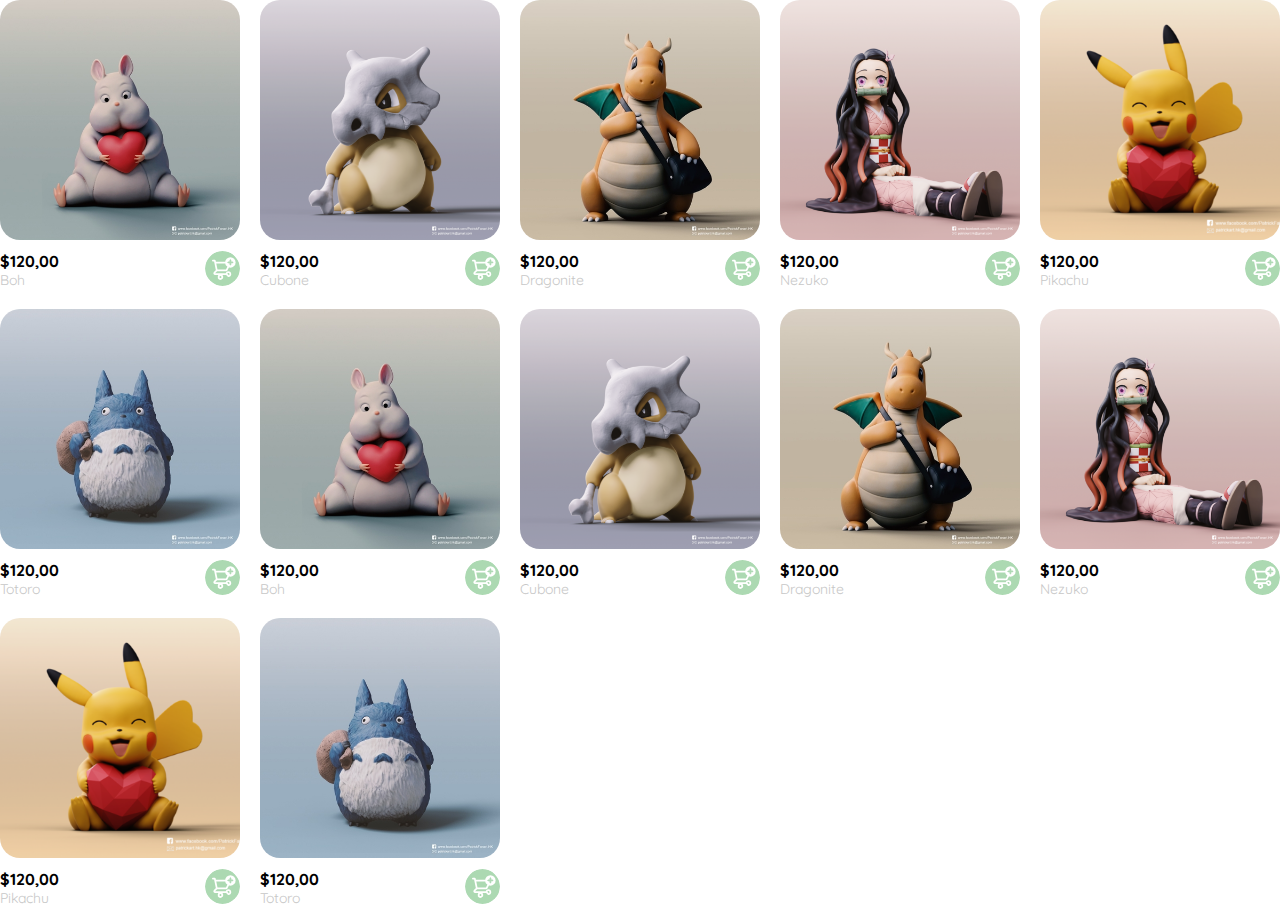
<file: index.html>
<!DOCTYPE html>
<html lang="en">
<head>
    <meta charset="UTF-8">
    <meta http-equiv="X-UA-Compatible" content="IE=edge">
    <meta name="viewport" content="width=device-width, initial-scale=1.0">
    <link rel="stylesheet" href="/assets/styles/styles.css">
    <link rel="stylesheet" href="/assets/styles/index.css">
    <link rel="preconnect" href="https://fonts.googleapis.com"><link rel="preconnect" href="https://fonts.gstatic.com" crossorigin><link href="https://fonts.googleapis.com/css2?family=Quicksand:wght@300;400;500;600;700&display=swap" rel="stylesheet">
    <link rel="shortcut icon" href="/assets/logos/favicon_bota_fora.svg" type="img">
    <title>Yard Sale</title>
</head>
<body>
    <section class="main-container">
        <div class="cards-container">
            <div class="product-card">
                <img src="/assets/images/boh.jpeg" alt="boh">
                <div class="product-info">
                    <div>
                        <p>$120,00</p>
                        <p>Boh</p>
                    </div>
                    <figure>
                        <img src="/assets/icons/bt_add_to_cart.svg" alt="">
                    </figure>
                </div>
            </div>
            <div class="product-card">
                <img src="/assets/images/cubone.png" alt="cubone">
                <div class="product-info">
                    <div>
                        <p>$120,00</p>
                        <p>Cubone</p>
                    </div>
                    <figure>
                        <img src="/assets/icons/bt_add_to_cart.svg" alt="">
                    </figure>
                </div>
            </div>
            <div class="product-card">
                <img src="/assets/images/dragonite.jpg" alt="dragonite">
                <div class="product-info">
                    <div>
                        <p>$120,00</p>
                        <p>Dragonite</p>
                    </div>
                    <figure>
                        <img src="/assets/icons/bt_add_to_cart.svg" alt="">
                    </figure>
                </div>
            </div>
            <div class="product-card">
                <img src="/assets/images/nezuko.png" alt="nezuko">
                <div class="product-info">
                    <div>
                        <p>$120,00</p>
                        <p>Nezuko</p>
                    </div>
                    <figure>
                        <img src="/assets/icons/bt_add_to_cart.svg" alt="">
                    </figure>
                </div>
            </div>
            <div class="product-card">
                <img src="/assets/images/pikachu.png" alt="pikachu">
                <div class="product-info">
                    <div>
                        <p>$120,00</p>
                        <p>Pikachu</p>
                    </div>
                    <figure>
                        <img src="/assets/icons/bt_add_to_cart.svg" alt="">
                    </figure>
                </div>
            </div>
            <div class="product-card">
                <img src="/assets/images/totoro.jpeg" alt="totoro">
                <div class="product-info">
                    <div>
                        <p>$120,00</p>
                        <p>Totoro</p>
                    </div>
                    <figure>
                        <img src="/assets/icons/bt_add_to_cart.svg" alt="">
                    </figure>
                </div>
            </div>
            <div class="product-card">
                <img src="/assets/images/boh.jpeg" alt="boh">
                <div class="product-info">
                    <div>
                        <p>$120,00</p>
                        <p>Boh</p>
                    </div>
                    <figure>
                        <img src="/assets/icons/bt_add_to_cart.svg" alt="">
                    </figure>
                </div>
            </div>
            <div class="product-card">
                <img src="/assets/images/cubone.png" alt="cubone">
                <div class="product-info">
                    <div>
                        <p>$120,00</p>
                        <p>Cubone</p>
                    </div>
                    <figure>
                        <img src="/assets/icons/bt_add_to_cart.svg" alt="">
                    </figure>
                </div>
            </div>
            <div class="product-card">
                <img src="/assets/images/dragonite.jpg" alt="dragonite">
                <div class="product-info">
                    <div>
                        <p>$120,00</p>
                        <p>Dragonite</p>
                    </div>
                    <figure>
                        <img src="/assets/icons/bt_add_to_cart.svg" alt="">
                    </figure>
                </div>
            </div>
            <div class="product-card">
                <img src="/assets/images/nezuko.png" alt="nezuko">
                <div class="product-info">
                    <div>
                        <p>$120,00</p>
                        <p>Nezuko</p>
                    </div>
                    <figure>
                        <img src="/assets/icons/bt_add_to_cart.svg" alt="">
                    </figure>
                </div>
            </div>
            <div class="product-card">
                <img src="/assets/images/pikachu.png" alt="pikachu">
                <div class="product-info">
                    <div>
                        <p>$120,00</p>
                        <p>Pikachu</p>
                    </div>
                    <figure>
                        <img src="/assets/icons/bt_add_to_cart.svg" alt="">
                    </figure>
                </div>
            </div>
            <div class="product-card">
                <img src="/assets/images/totoro.jpeg" alt="totoro">
                <div class="product-info">
                    <div>
                        <p>$120,00</p>
                        <p>Totoro</p>
                    </div>
                    <figure>
                        <img src="/assets/icons/bt_add_to_cart.svg" alt="">
                    </figure>
                </div>
            </div>
        </div>
    </section>
</body>
</html>
</file>
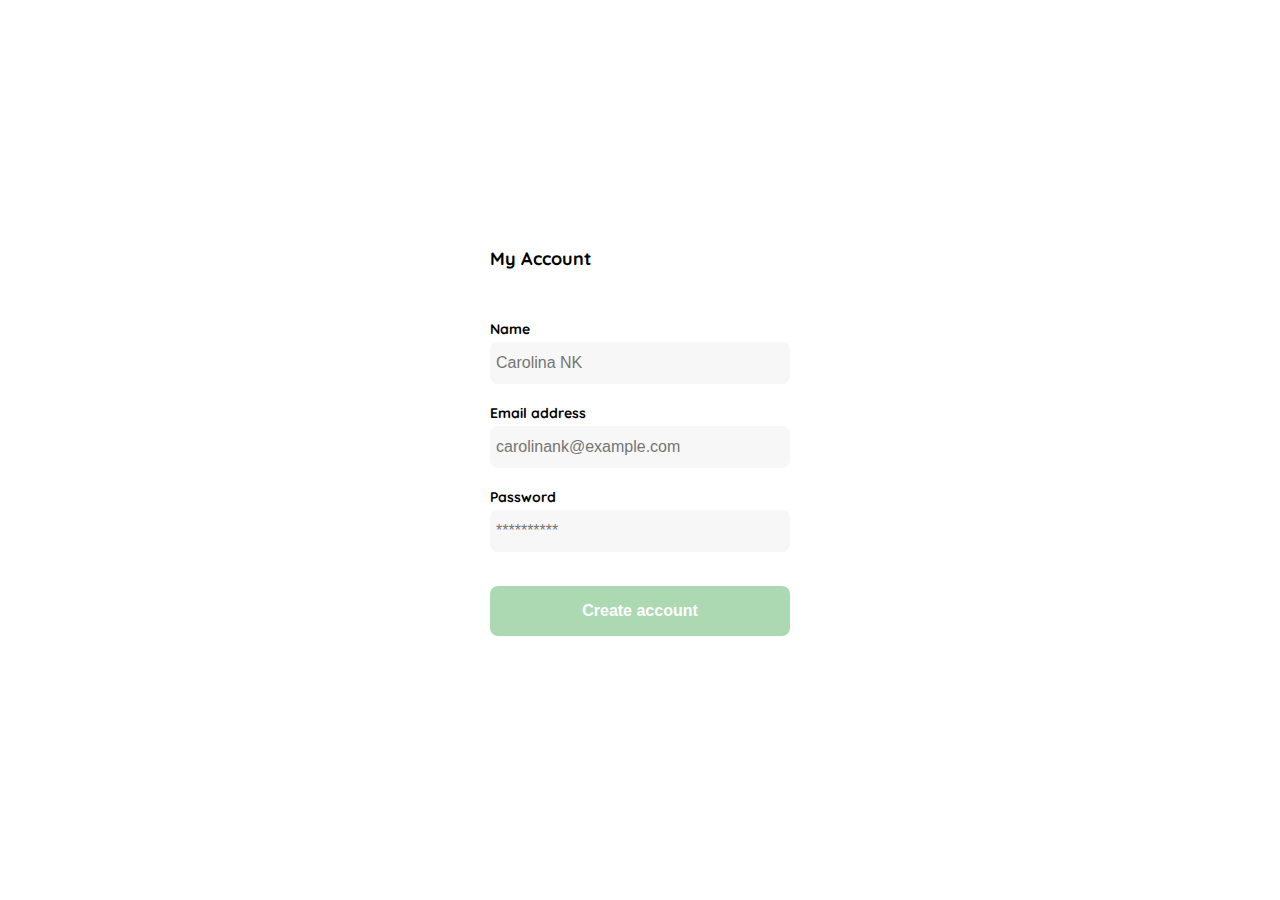
<file: create_account.html>
<!DOCTYPE html>
<html lang="en">
<head>
    <meta charset="UTF-8">
    <meta http-equiv="X-UA-Compatible" content="IE=edge">
    <meta name="viewport" content="width=device-width, initial-scale=1.0">
    <link rel="stylesheet" href="/assets/styles/styles.css">
    <link rel="stylesheet" href="/assets/styles/create_account.css">
    <link rel="preconnect" href="https://fonts.googleapis.com"><link rel="preconnect" href="https://fonts.gstatic.com" crossorigin><link href="https://fonts.googleapis.com/css2?family=Quicksand:wght@300;400;500;600;700&display=swap" rel="stylesheet">
    <link rel="shortcut icon" href="/assets/logos/favicon_bota_fora.svg" type="img">
    <title>Create Account</title>
</head>
<body>
    <div class="login">
        <div class="form-container">
            <h1 class="title">My Account</h1>
            <form action="" class="form">
                <div>
                    <label for="name" class="label">Name</label>
                    <input type="text" id="password" placeholder="Carolina NK" class="input input-name">
                    <label for="email" class="label">Email address</label>
                    <input type="text" id="email" placeholder="carolinank@example.com" class="input input-email">
                    <label for="new-password" class="label">Password</label>
                    <input type="password" id="new-password" placeholder="**********" class="input input-password">
                </div>
                <div>
                    <input type="submit" value="Create account" class="primary-button login-button">
                </div>
            </form>
        </div>
    </div>
</body>
</html>
</file>
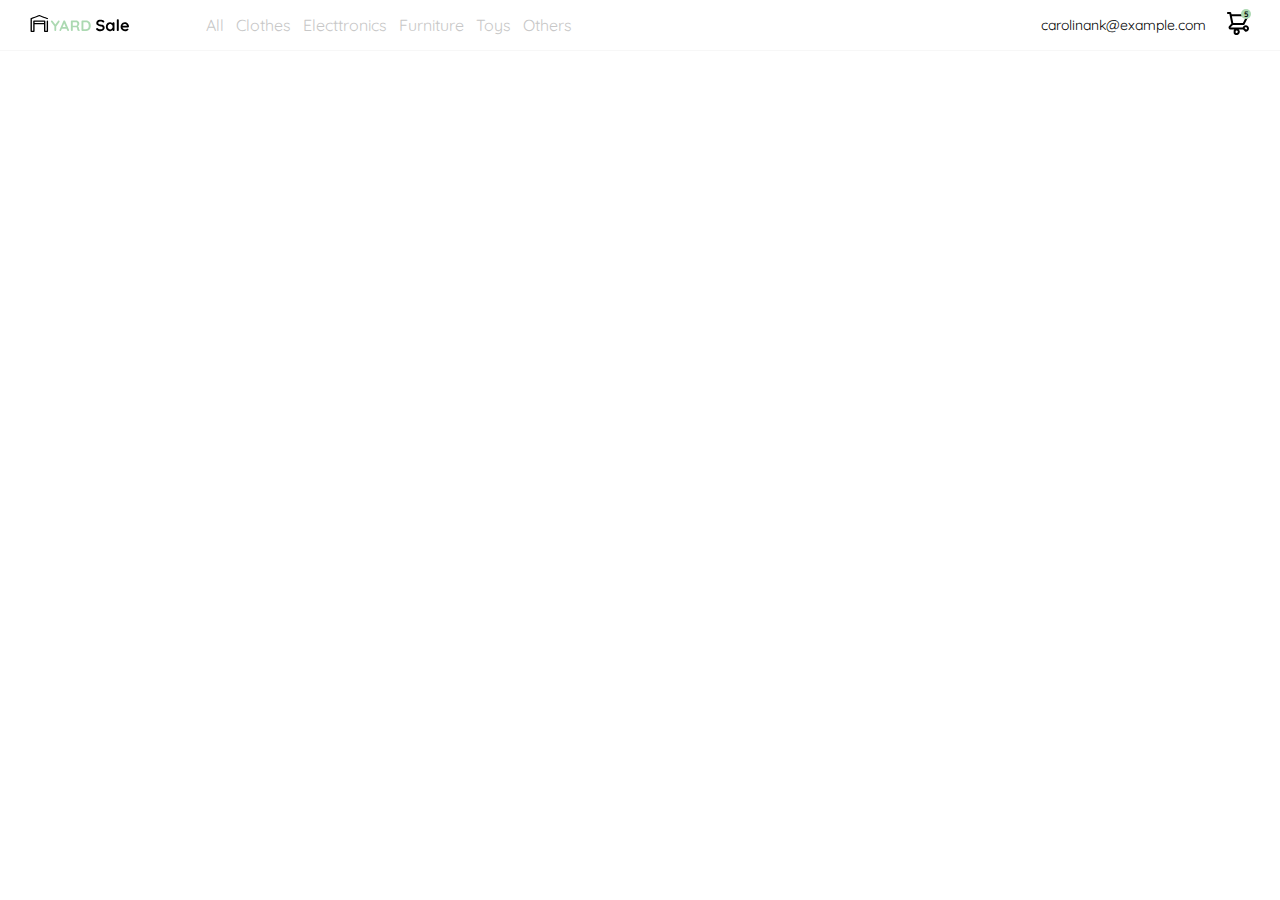
<file: jsindex.html>
<!DOCTYPE html>
<html lang="en">
<head>
    <meta charset="UTF-8">
    <meta http-equiv="X-UA-Compatible" content="IE=edge">
    <meta name="viewport" content="width=device-width, initial-scale=1.0">
    <link rel="stylesheet" href="/assets/styles/jsstyles.css">
    <link rel="preconnect" href="https://fonts.googleapis.com"><link rel="preconnect" href="https://fonts.gstatic.com" crossorigin><link href="https://fonts.googleapis.com/css2?family=Quicksand:wght@300;400;500;600;700&display=swap" rel="stylesheet">
    <link rel="shortcut icon" href="/assets/logos/favicon_bota_fora.svg" type="img">
    <title>Yard Sale</title>
</head>
<body>
    <nav>
        <img src="/assets/icons/icon_menu.svg" alt="burguer-main" class="burguer-main inactive-desktop">
        <div class="navbar-left">
            <img src="/assets/logos/logo_yard_sale.svg" alt="logo" class="logo">
            <ul>
                <li><a href="/">All</a></li>
                <li><a href="/">Clothes</a></li>
                <li><a href="/">Electtronics</a></li>
                <li><a href="/">Furniture</a></li>
                <li><a href="/">Toys</a></li>
                <li><a href="/">Others</a></li>
            </ul>
        </div>
        <div class="navbar-right">
            <p class="navbar-email inactive-mobile">carolinank@example.com</p>
            <div class="navbar-shopping-cart">
                <img src="/assets/icons/icon_shopping_cart.svg" alt="navbar-shopping-cart">
                <p class="cont">5</p>
            </div>
        </div>
        <div class="desktop-main inactive-mobile inactive">
            <ul>
                <li><a href="/">My orders</a></li>
                <li><a href="/">My account</a></li>
                <li><a href="/">Sign out</a></li>
            </ul>
        </div>
        <div class="mobile-main inactive-desktop inactive">
            <ul>
                <h1>CATEGORIES</h1>
                <li><a href="/">All</a></li>
                <li><a href="/">Clothes</a></li>
                <li><a href="/">Electonics</a></li>
                <li><a href="/">Furnitures</a></li>
                <li><a href="/">Toys</a></li>
                <li><a href="/">Others</a></li>
            </ul>
            <ul>
                <li><a href="/">My orders</a></li>
                <li><a href="/">My account</a></li>
            </ul>
            <ul>
                <li><a href="/" class="email" >carolinank@example.com</a></li>
                <li><a href="/" class="sign-out" >Sign out</a></li>
            </ul>
        </div>
    </nav>
    <aside class="shopping-cart inactive">
        <div class="shopping-cart-header">
            <img src="/assets/icons/flechita.svg" alt="">
            <p class="tittle">Shopping cart</p> <!--Titulo-->
        </div>
        <div class="shopping-cart-card">
            <figure>
                <img src="/assets/images/boh.jpeg" alt="boh">
            </figure>
            <p>Boh</p>
            <p>$120,00</p>
            <img src="/assets/icons/icon_close.png" alt="close">
        </div>
        <div class="shopping-cart-card">
            <figure>
                <img src="/assets/images/cubone.png" alt="cubone">
            </figure>
            <p>Cubone</p>
            <p>$120,00</p>
            <img src="/assets/icons/icon_close.png" alt="close">
        </div>
        <div class="shopping-cart-card">
            <figure>
                <img src="/assets/images/dragonite.jpg" alt="dragonite">
            </figure>
            <p>Dragonite</p>
            <p>$120,00</p>
            <img src="/assets/icons/icon_close.png" alt="close">
        </div>
        <div class="shopping-cart-card">
            <figure>
                <img src="/assets/images/nezuko.png" alt="nezuko">
            </figure>
            <p>Nezuko</p>
            <p>$120,00</p>
            <img src="/assets/icons/icon_close.png" alt="close">
        </div>
        <div class="shopping-cart-card">
            <figure>
                <img src="/assets/images/pikachu.png" alt="pikachu">
            </figure>
            <p>Pikachu</p>
            <p>$120,00</p>
            <img src="/assets/icons/icon_close.png" alt="close">
        </div>
        <div class="shopping-cart-card">
            <figure>
                <img src="/assets/images/totoro.jpeg" alt="totoro">
            </figure>
            <p>Totoro</p>
            <p>$120,00</p>
            <img src="/assets/icons/icon_close.png" alt="close">
        </div>
        <div class="shopping-cart-all">
            <p>    
                <span>Total</span>
            </p>
            <p>$560,00</p>
        </div>
        <button class="primary-button">Checkout</button>
    </aside>
    <section class="product-container">
        <!--<div class="product-card">
            <img src="/assets/images/boh.jpeg" alt="boh">
            <div class="product-info">
                <div>
                    <p>$120,00</p>
                    <p>Boh</p>
                </div>
                <figure>
                    <img src="/assets/icons/bt_add_to_cart.svg" alt="">
                </figure>
            </div>
        </div>-->
    </section>
    <script src="/assets/js/main.js"></script>
</body>
</html>
</file>
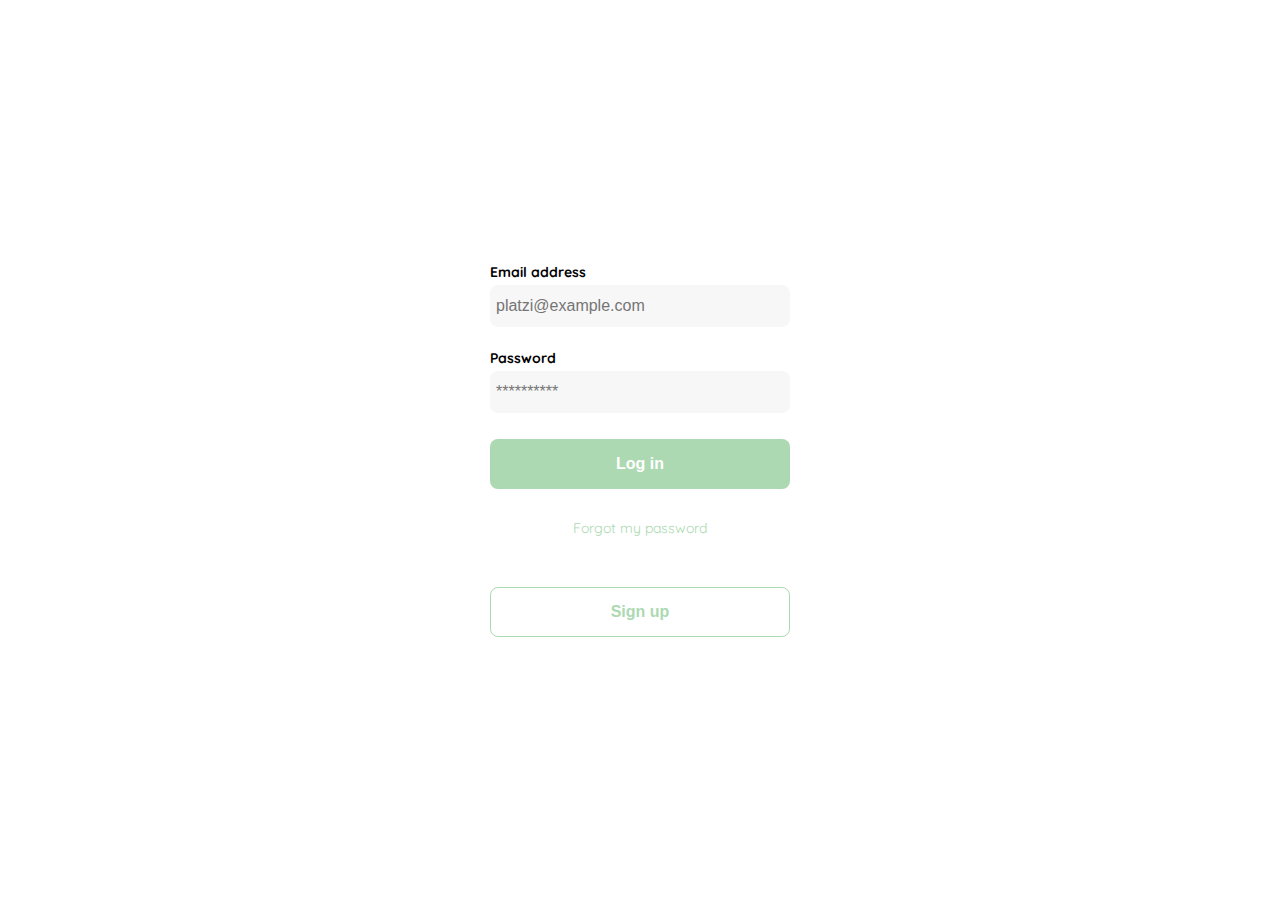
<file: login.html>
<!DOCTYPE html>
<html lang="en">
<head>
    <meta charset="UTF-8">
    <meta http-equiv="X-UA-Compatible" content="IE=edge">
    <meta name="viewport" content="width=device-width, initial-scale=1.0">
    <link rel="stylesheet" href="/assets/styles/styles.css">
    <link rel="stylesheet" href="/assets/styles/login.css">
    <link rel="preconnect" href="https://fonts.googleapis.com"><link rel="preconnect" href="https://fonts.gstatic.com" crossorigin><link href="https://fonts.googleapis.com/css2?family=Quicksand:wght@300;400;500;600;700&display=swap" rel="stylesheet">
    <link rel="shortcut icon" href="/assets/logos/favicon_bota_fora.svg" type="img">
    <title>Login</title>
</head>
<body>
    <div class="login">
        <div class="form-container">
            <img src="/assets/logos/logo_yard_sale.svg" alt="logo" class="logo">
            <form action="" class="form">
                <label for="email" class="label">Email address</label>
                <input type="text" id="email" placeholder="platzi@example.com" class="input input-email">
                <label for="password" class="label">Password</label>
                <input type="password" id="new-password" placeholder="**********" class="input input-password">
                <input type="submit" value="Log in" class="primary-button login-button">
                <a href="/">Forgot my password</a>
            </form>
            <button class="secondary-button signup-button">Sign up</button>
        </div>
    </div>
</body>
</html>
</file>
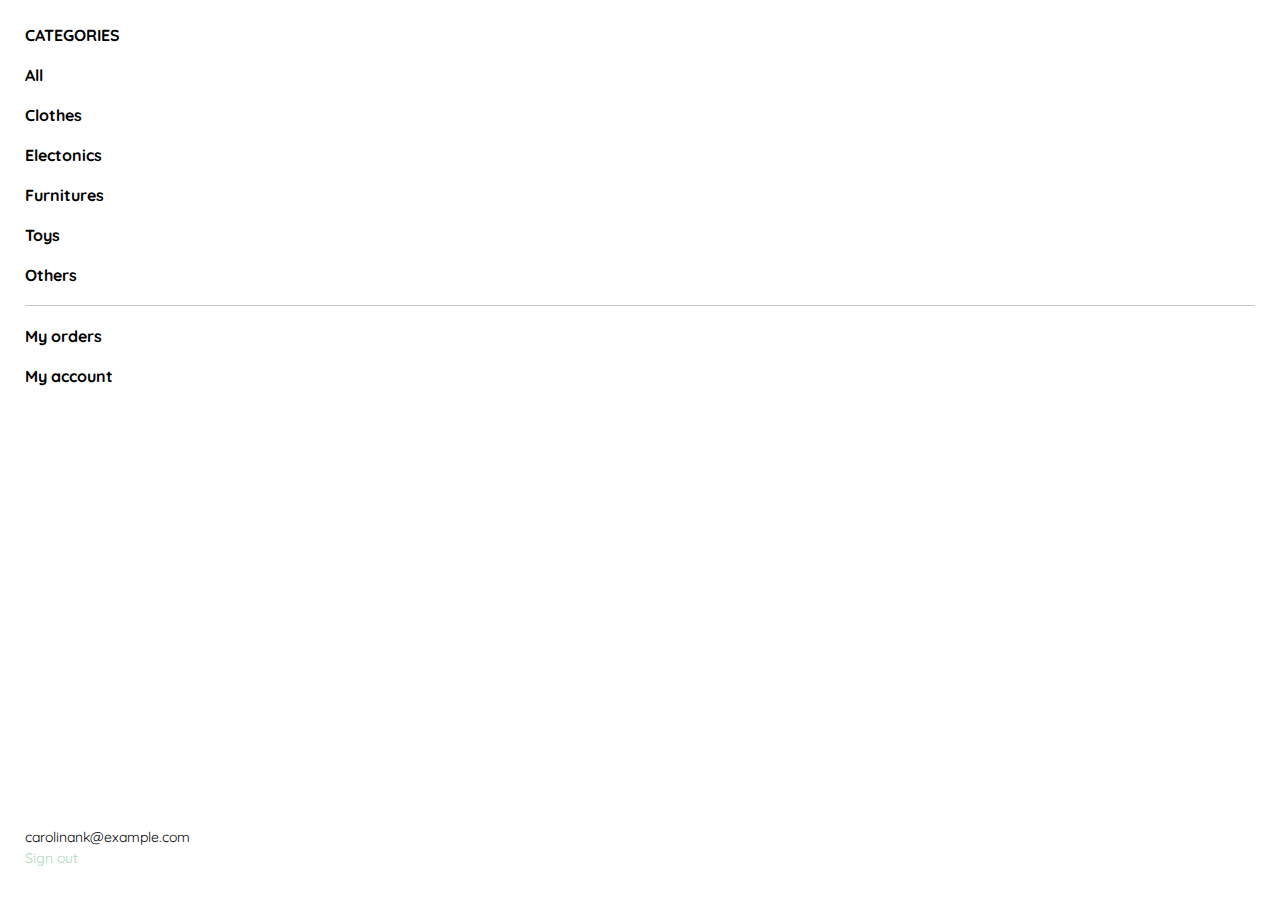
<file: main2.html>
<!DOCTYPE html>
<html lang="en">
<head>
    <meta charset="UTF-8">
    <meta http-equiv="X-UA-Compatible" content="IE=edge">
    <meta name="viewport" content="width=device-width, initial-scale=1.0">
    <link rel="stylesheet" href="/assets/styles/styles.css">
    <link rel="stylesheet" href="/assets/styles/main2.css">
    <link rel="preconnect" href="https://fonts.googleapis.com"><link rel="preconnect" href="https://fonts.gstatic.com" crossorigin><link href="https://fonts.googleapis.com/css2?family=Quicksand:wght@300;400;500;600;700&display=swap" rel="stylesheet">
    <link rel="shortcut icon" href="/assets/logos/favicon_bota_fora.svg" type="img">
    <title>Main Mobile</title>
</head>
<body>
    <div class="mobile-main">
        <ul>
            <h1>CATEGORIES</h1>
            <li><a href="/">All</a></li>
            <li><a href="/">Clothes</a></li>
            <li><a href="/">Electonics</a></li>
            <li><a href="/">Furnitures</a></li>
            <li><a href="/">Toys</a></li>
            <li><a href="/">Others</a></li>
        </ul>
        <ul>
            <li><a href="/">My orders</a></li>
            <li><a href="/">My account</a></li>
        </ul>
        <ul>
            <li><a href="/" class="email" >carolinank@example.com</a></li>
            <li><a href="/" class="sign-out" >Sign out</a></li>
        </ul>
    </div>
</body>
</html>
</file>
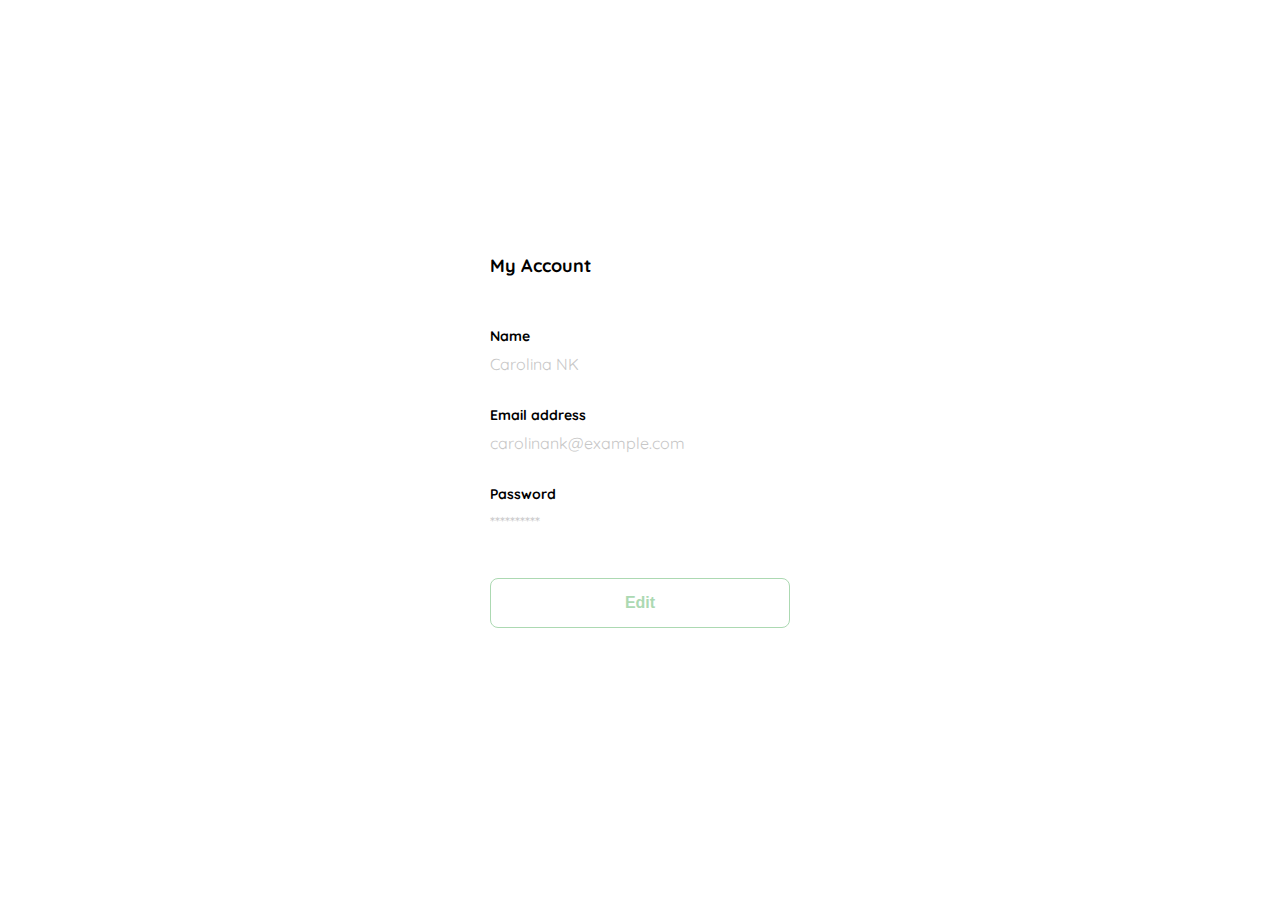
<file: my_account.html>
<!DOCTYPE html>
<html lang="en">
<head>
    <meta charset="UTF-8">
    <meta http-equiv="X-UA-Compatible" content="IE=edge">
    <meta name="viewport" content="width=device-width, initial-scale=1.0">
    <link rel="stylesheet" href="/assets/styles/styles.css">
    <link rel="stylesheet" href="/assets/styles/my_account.css">
    <link rel="preconnect" href="https://fonts.googleapis.com"><link rel="preconnect" href="https://fonts.gstatic.com" crossorigin><link href="https://fonts.googleapis.com/css2?family=Quicksand:wght@300;400;500;600;700&display=swap" rel="stylesheet">
    <link rel="shortcut icon" href="/assets/logos/favicon_bota_fora.svg" type="img">
    <title>My Account</title>
</head>
<body>
    <div class="login">
        <div class="form-container">
            <h1 class="title">My Account</h1>
            <form action="" class="form">
                <div>
                    <label for="name" class="label">Name</label>
                    <p class="value">Carolina NK</p>
                    <label for="email" class="label">Email address</label>
                    <p class="value">carolinank@example.com</p>
                    <label for="new-password" class="label">Password</label>
                    <p class="value">**********</p>
                </div>
                <div>
                    <input type="submit" value="Edit" class="secondary-button login-button">
                </div>
            </form>
        </div>
    </div>
</body>
</html>
</file>
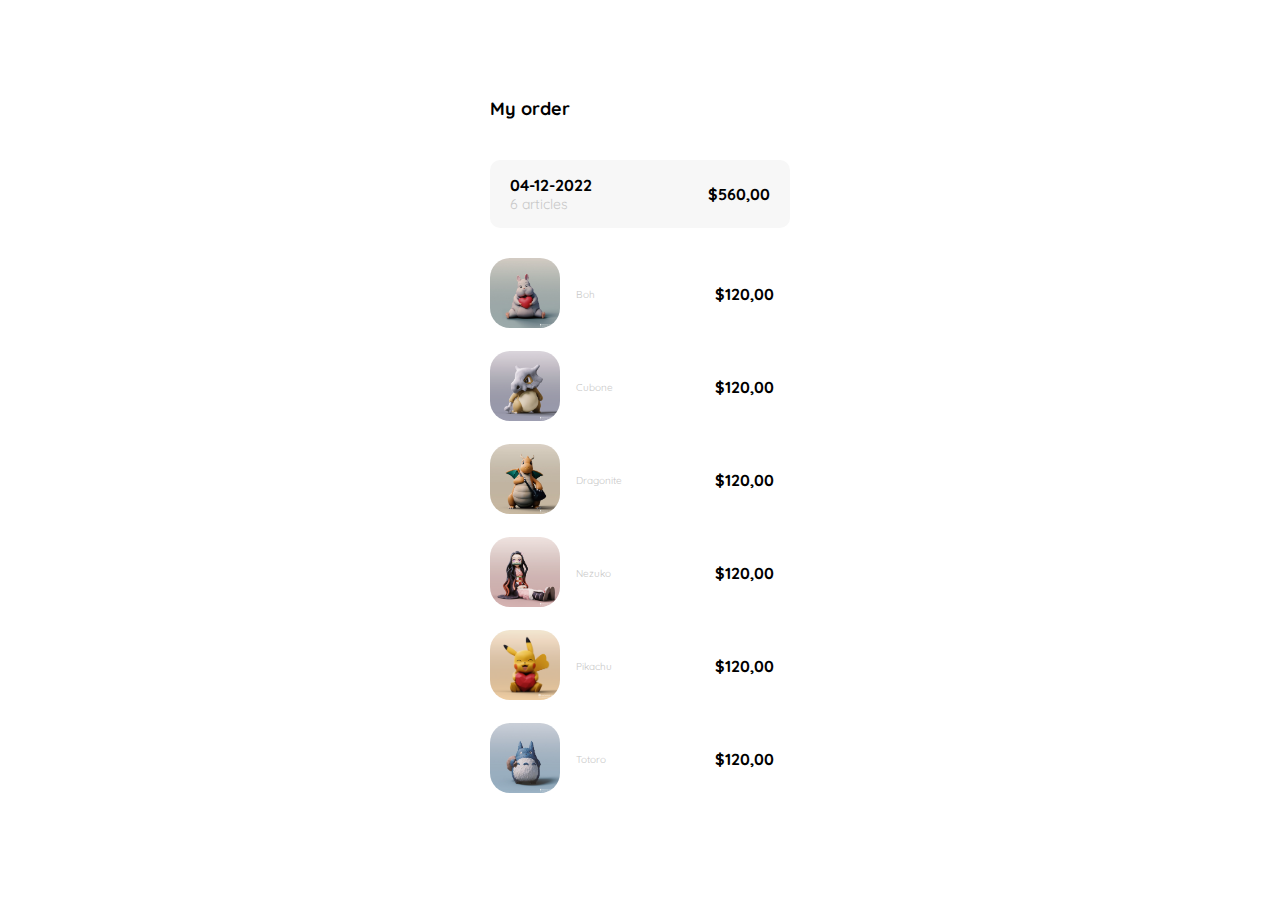
<file: my_order.html>
<!DOCTYPE html>
<html lang="en">
<head>
    <meta charset="UTF-8">
    <meta http-equiv="X-UA-Compatible" content="IE=edge">
    <meta name="viewport" content="width=device-width, initial-scale=1.0">
    <link rel="stylesheet" href="/assets/styles/styles.css">
    <link rel="stylesheet" href="/assets/styles/my_order.css">
    <link rel="preconnect" href="https://fonts.googleapis.com"><link rel="preconnect" href="https://fonts.gstatic.com" crossorigin><link href="https://fonts.googleapis.com/css2?family=Quicksand:wght@300;400;500;600;700&display=swap" rel="stylesheet">
    <link rel="shortcut icon" href="/assets/logos/favicon_bota_fora.svg" type="img">
    <title>My order</title>
</head>
<body>
    <div class="container-fluid"> <!--Toda la página-->
        <section class="container"> <!--Contenido de las Ordenes-->
            <h1 class="tittle">My order</h1> <!--Titulo-->
            <div class="my-order"> <!--Header de las ordenes-->
                <p>
                    <span>04-12-2022</span>
                    <span>6 articles</span>
                </p>
                <p>$560,00</p>
            </div>
            <div class="shopping-card">
                <figure>
                    <img src="/assets/images/boh.jpeg" alt="boh">
                </figure>
                <p>Boh</p>
                <p>$120,00</p>
            </div>
            <div class="shopping-card">
                <figure>
                    <img src="/assets/images/cubone.png" alt="cubone">
                </figure>
                <p>Cubone</p>
                <p>$120,00</p>
            </div>
            <div class="shopping-card">
                <figure>
                    <img src="/assets/images/dragonite.jpg" alt="dragonite">
                </figure>
                <p>Dragonite</p>
                <p>$120,00</p>
            </div>
            <div class="shopping-card">
                <figure>
                    <img src="/assets/images/nezuko.png" alt="nezuko">
                </figure>
                <p>Nezuko</p>
                <p>$120,00</p>
            </div>
            <div class="shopping-card">
                <figure>
                    <img src="/assets/images/pikachu.png" alt="pikachu">
                </figure>
                <p>Pikachu</p>
                <p>$120,00</p>
            </div>
            <div class="shopping-card">
                <figure>
                    <img src="/assets/images/totoro.jpeg" alt="totoro">
                </figure>
                <p>Totoro</p>
                <p>$120,00</p>
            </div>
        </section>
    </div>
</body>
</html>
</file>
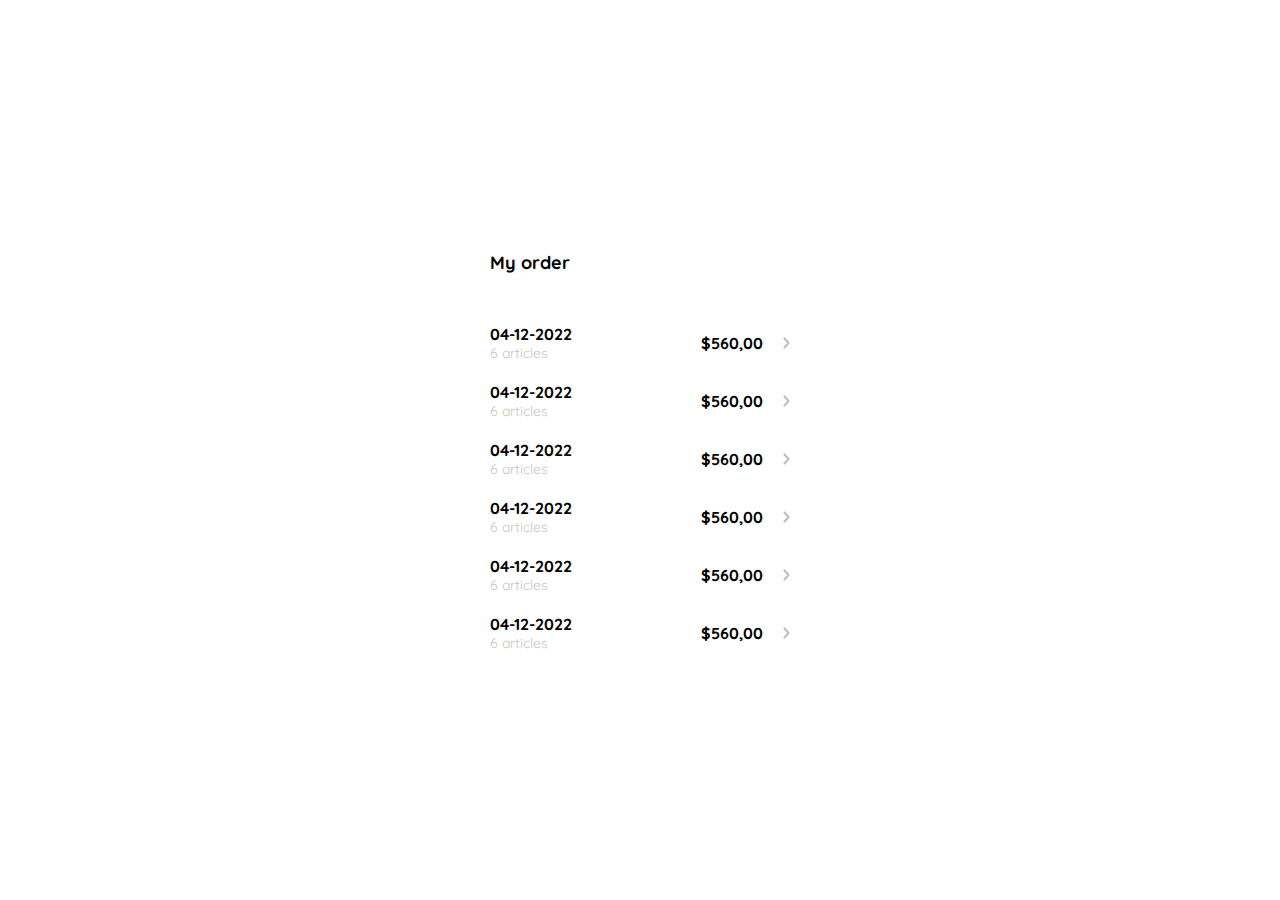
<file: my_orders.html>
<!DOCTYPE html>
<html lang="en">
<head>
    <meta charset="UTF-8">
    <meta http-equiv="X-UA-Compatible" content="IE=edge">
    <meta name="viewport" content="width=device-width, initial-scale=1.0">
    <link rel="stylesheet" href="/assets/styles/styles.css">
    <link rel="stylesheet" href="/assets/styles/my_orders.css">
    <link rel="preconnect" href="https://fonts.googleapis.com"><link rel="preconnect" href="https://fonts.gstatic.com" crossorigin><link href="https://fonts.googleapis.com/css2?family=Quicksand:wght@300;400;500;600;700&display=swap" rel="stylesheet">
    <link rel="shortcut icon" href="/assets/logos/favicon_bota_fora.svg" type="img">
    <title>My orders</title>
</head>
<body>
    <div class="container-fluid"> <!--Toda la página-->
        <section class="container"> <!--Contenido de las Ordenes-->
            <h1 class="tittle">My order</h1> <!--Titulo-->
            <div class="my-order">
                <p>
                    <span>04-12-2022</span>
                    <span>6 articles</span>
                </p>
                <p>$560,00</p>
                <img src="/assets/icons/flechita.svg" alt="arrow">
            </div>
            <div class="my-order">
                <p>
                    <span>04-12-2022</span>
                    <span>6 articles</span>
                </p>
                <p>$560,00</p>
                <img src="/assets/icons/flechita.svg" alt="arrow">
            </div>
            <div class="my-order">
                <p>
                    <span>04-12-2022</span>
                    <span>6 articles</span>
                </p>
                <p>$560,00</p>
                <img src="/assets/icons/flechita.svg" alt="arrow">
            </div>
            <div class="my-order">
                <p>
                    <span>04-12-2022</span>
                    <span>6 articles</span>
                </p>
                <p>$560,00</p>
                <img src="/assets/icons/flechita.svg" alt="arrow">
            </div>
            <div class="my-order">
                <p>
                    <span>04-12-2022</span>
                    <span>6 articles</span>
                </p>
                <p>$560,00</p>
                <img src="/assets/icons/flechita.svg" alt="arrow">
            </div>
            <div class="my-order">
                <p>
                    <span>04-12-2022</span>
                    <span>6 articles</span>
                </p>
                <p>$560,00</p>
                <img src="/assets/icons/flechita.svg" alt="arrow">
            </div>
        </section>
    </div>
</body>
</html>
</file>
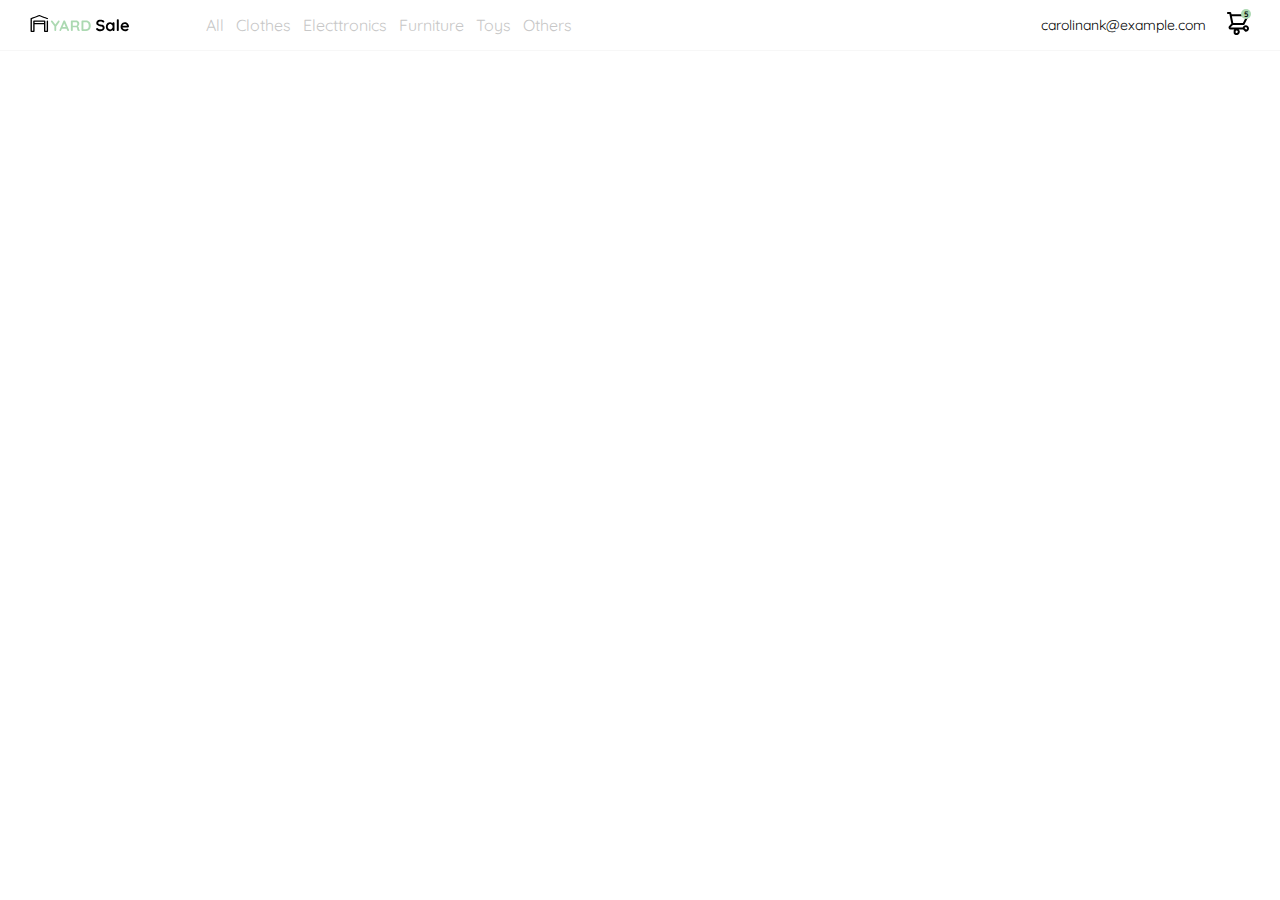
<file: navbar.html>
<!DOCTYPE html>
<html lang="en">
<head>
    <meta charset="UTF-8">
    <meta http-equiv="X-UA-Compatible" content="IE=edge">
    <meta name="viewport" content="width=device-width, initial-scale=1.0">
    <link rel="stylesheet" href="/assets/styles/styles.css">
    <link rel="stylesheet" href="/assets/styles/navbar.css">
    <link rel="preconnect" href="https://fonts.googleapis.com"><link rel="preconnect" href="https://fonts.gstatic.com" crossorigin><link href="https://fonts.googleapis.com/css2?family=Quicksand:wght@300;400;500;600;700&display=swap" rel="stylesheet">
    <link rel="shortcut icon" href="/assets/logos/favicon_bota_fora.svg" type="img">
    <title>Navbar</title>
</head>
<body>
    <nav>
        <img src="/assets/icons/icon_menu.svg" alt="main" class="main">
        <div class="navbar-left">
            <img src="/assets/logos/logo_yard_sale.svg" alt="logo" class="logo">
            <ul>
                <li><a href="/">All</a></li>
                <li><a href="/">Clothes</a></li>
                <li><a href="/">Electtronics</a></li>
                <li><a href="/">Furniture</a></li>
                <li><a href="/">Toys</a></li>
                <li><a href="/">Others</a></li>
            </ul>
        </div>
        <div class="navbar-right">
            <p class="navbar-email">carolinank@example.com</p>
            <div class="navbar-shopping-cart">
                <img src="/assets/icons/icon_shopping_cart.svg" alt="navbar-shopping-cart">
                <p class="cont">5</p>
            </div>
        </div>
    </nav>
</body>
</html>
</file>
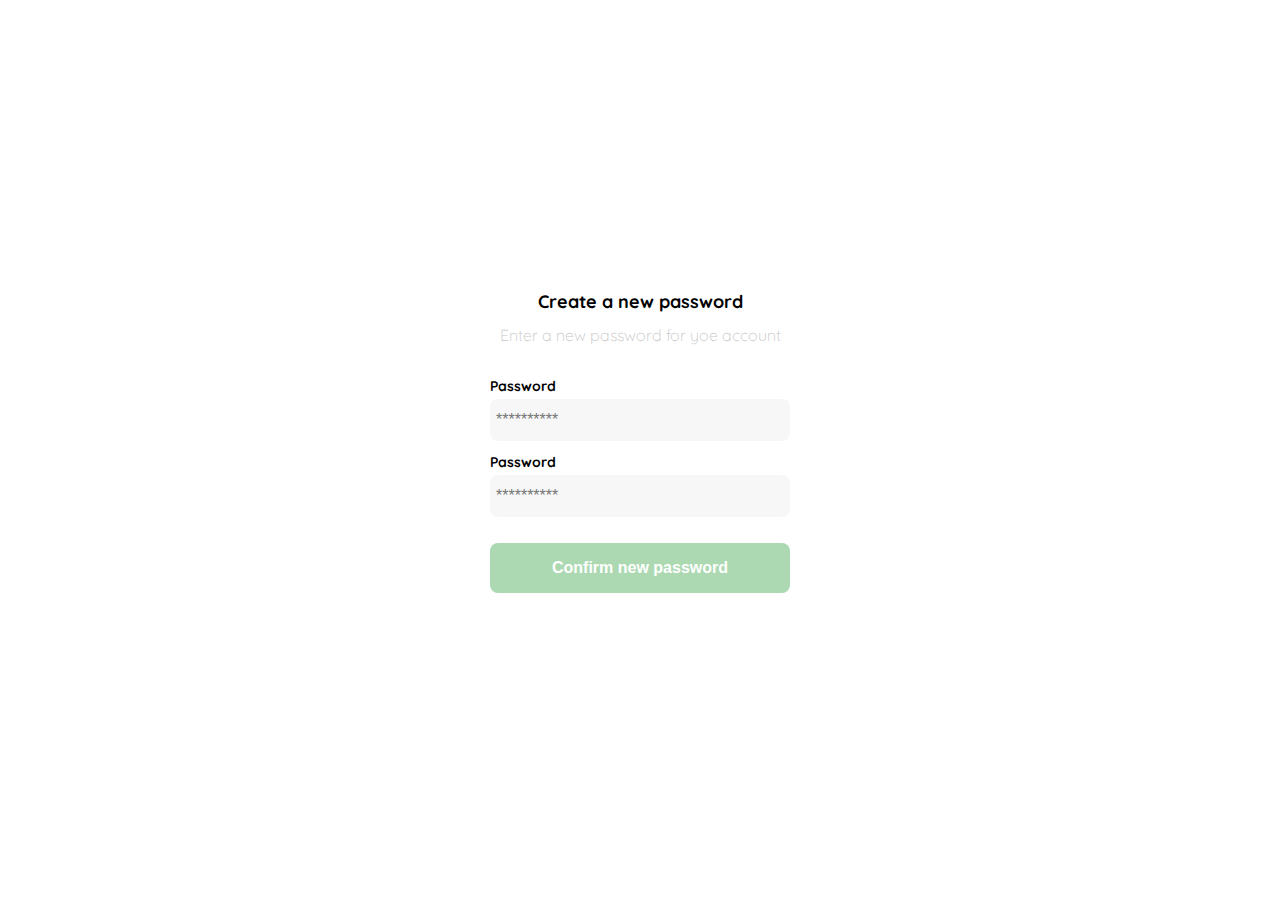
<file: new_password.html>
<!DOCTYPE html>
<html lang="en">
<head>
    <meta charset="UTF-8">
    <meta http-equiv="X-UA-Compatible" content="IE=edge">
    <meta name="viewport" content="width=device-width, initial-scale=1.0">
    <link rel="stylesheet" href="/assets/styles/styles.css">
    <link rel="stylesheet" href="/assets/styles/new_password.css">
    <link rel="preconnect" href="https://fonts.googleapis.com"><link rel="preconnect" href="https://fonts.gstatic.com" crossorigin><link href="https://fonts.googleapis.com/css2?family=Quicksand:wght@300;400;500;600;700&display=swap" rel="stylesheet">
    <link rel="shortcut icon" href="/assets/logos/favicon_bota_fora.svg" type="img">
    <title>Nueva contraseña</title>
</head>
<body>
    <div class="login">
        <div class="form-container">
            <img src="/assets/logos/logo_yard_sale.svg" alt="logo" class="logo">
            <h1 class="title">Create a new password</h1>
            <p class="subtitle">Enter a new password for yoe account</p>
            <form action="" class="form">
                <label for="password" class="label">Password</label>
                <input type="password" id="password" placeholder="**********" class="input input-password">
                <label for="new-password" class="label">Password</label>
                <input type="password" id="new-password" placeholder="**********" class="input input-password">
                <input type="submit" value="Confirm new password" class="primary-button login-button">
            </form>
        </div>
    </div>
</body>
</html>
</file>
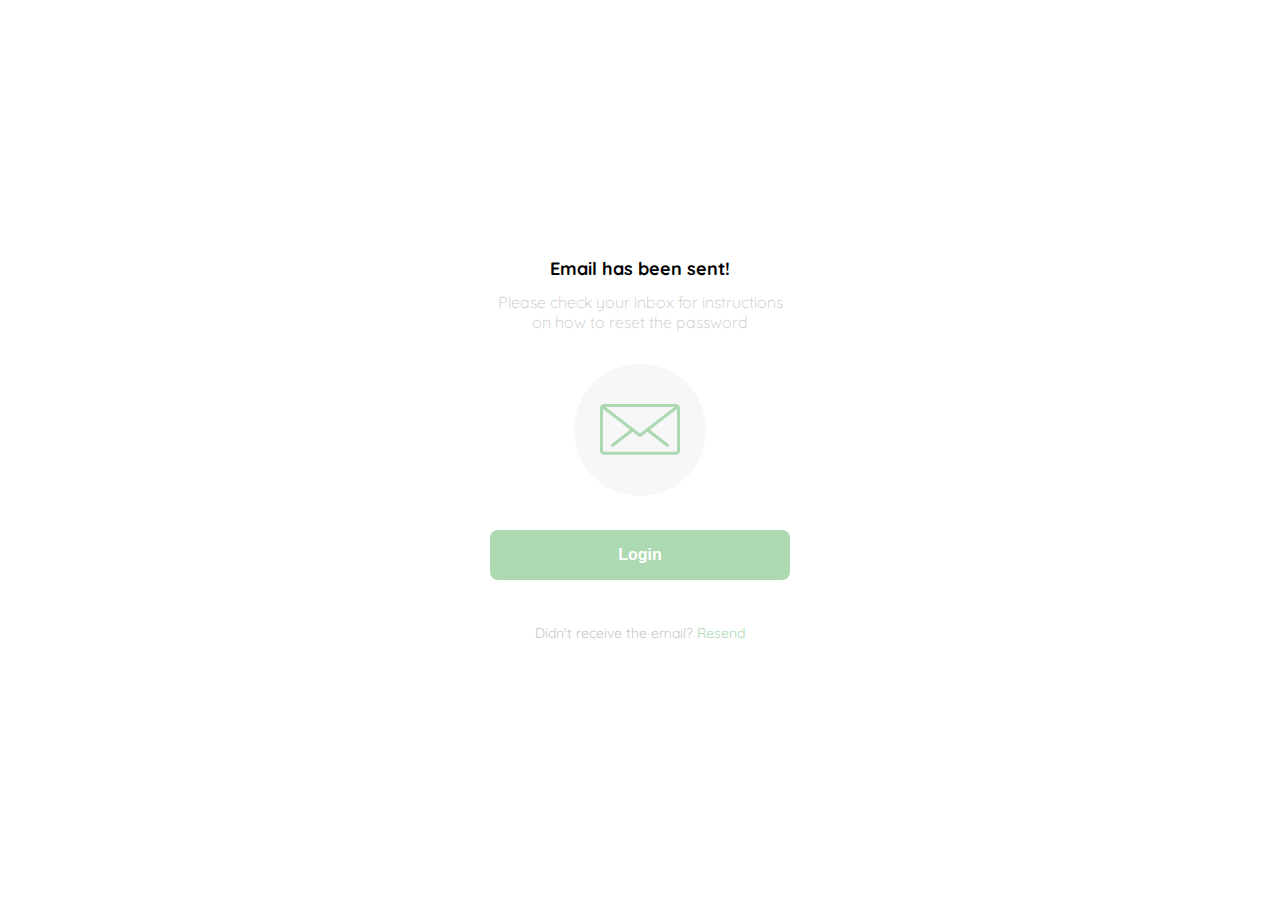
<file: password_recovery2.html>
<!DOCTYPE html>
<html lang="en">
<head>
    <meta charset="UTF-8">
    <meta http-equiv="X-UA-Compatible" content="IE=edge">
    <meta name="viewport" content="width=device-width, initial-scale=1.0">
    <link rel="stylesheet" href="/assets/styles/styles.css">
    <link rel="stylesheet" href="/assets/styles/password_recovery2.css">
    <link rel="preconnect" href="https://fonts.googleapis.com"><link rel="preconnect" href="https://fonts.gstatic.com" crossorigin><link href="https://fonts.googleapis.com/css2?family=Quicksand:wght@300;400;500;600;700&display=swap" rel="stylesheet">
    <link rel="shortcut icon" href="/assets/logos/favicon_bota_fora.svg" type="img">
    <title>Nueva contraseña</title>
</head>
<body>
    <div class="login">
        <div class="form-container">
            <img src="/assets/logos/logo_yard_sale.svg" alt="logo" class="logo">
            <h1 class="title">Email has been sent!</h1>
            <p class="subtitle">Please check your inbox for instructions on how to reset the password</p>
            <div class="email-image">
                <img src="/assets/icons/email.svg" alt="email">
            </div>
            <button class="primary-button login-button">Login</button>
            <p class="resend">
                <span>Didn't receive the email?</span>
                <a href="/">Resend</a>
            </p>
        </div>
    </div>
</body>
</html>
</file>
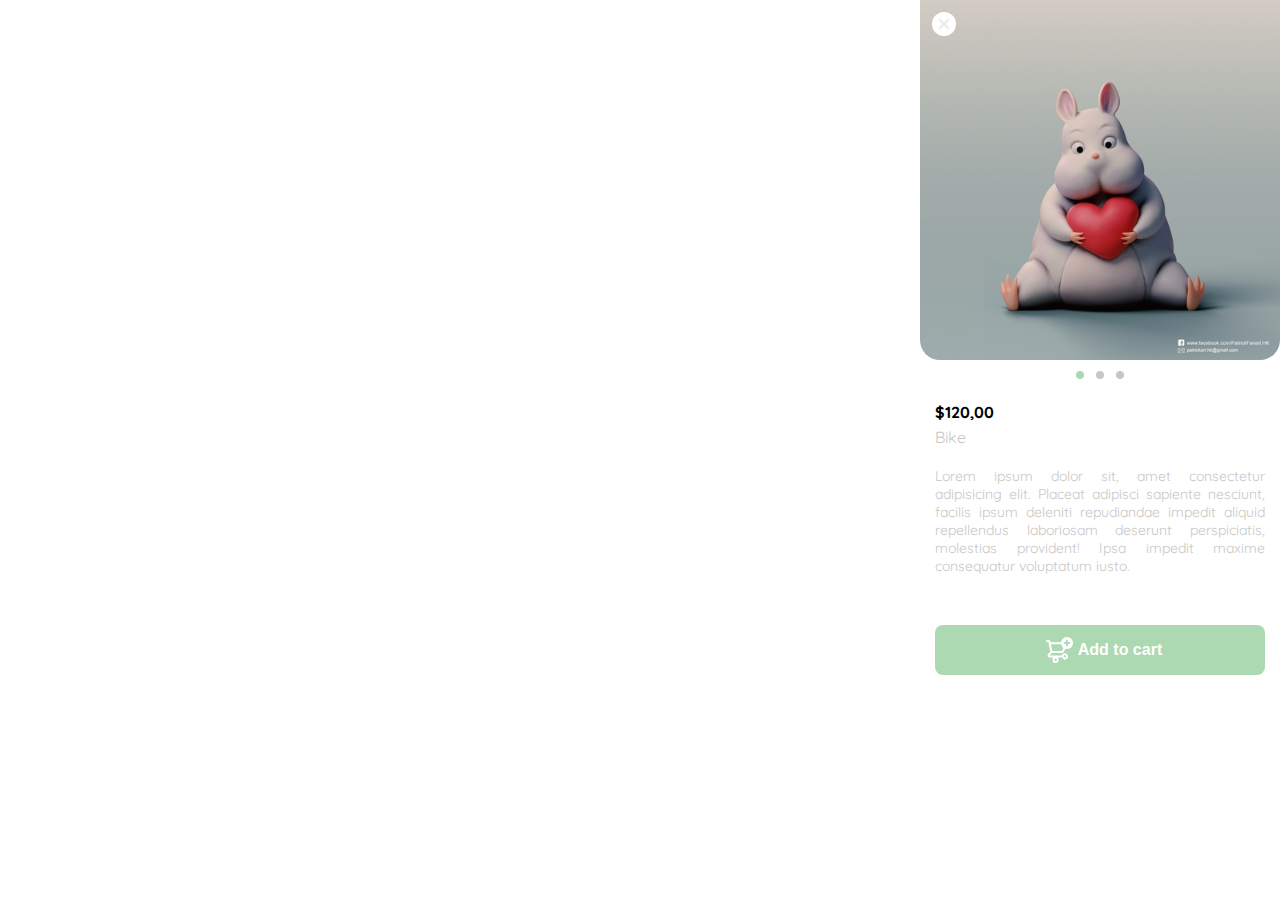
<file: product_details.html>
<!DOCTYPE html>
<html lang="en">
<head>
    <meta charset="UTF-8">
    <meta http-equiv="X-UA-Compatible" content="IE=edge">
    <meta name="viewport" content="width=device-width, initial-scale=1.0">
    <link rel="stylesheet" href="/assets/styles/styles.css">
    <link rel="stylesheet" href="/assets/styles/product_details.css">
    <link rel="preconnect" href="https://fonts.googleapis.com"><link rel="preconnect" href="https://fonts.gstatic.com" crossorigin><link href="https://fonts.googleapis.com/css2?family=Quicksand:wght@300;400;500;600;700&display=swap" rel="stylesheet">
    <link rel="shortcut icon" href="/assets/logos/favicon_bota_fora.svg" type="img">
    <title>Product Details</title>
</head>
<body>
    <aside class="product-details">
        <img src="/assets/icons/icon_close.png" alt="close">
        <img src="/assets/images/boh.jpeg" alt="boh">
        <div class="points">
            <li class="active"></li>
            <li></li>
            <li></li>
          </div>
        <div class="product-info">
            <p>$120,00</p>
            <p>Bike</p>
            <p>Lorem ipsum dolor sit, amet consectetur adipisicing elit. Placeat adipisci sapiente nesciunt, facilis ipsum deleniti repudiandae impedit aliquid repellendus laboriosam deserunt perspiciatis, molestias provident! Ipsa impedit maxime consequatur voluptatum iusto.</p>
            <button class="primary-button add-to-cart-button">
                <img src="/assets/icons/bt_add_to_cart.svg" alt="add to cart">
                Add to cart
            </button>
        </div>
    </aside>
</body>
</html>
</file>
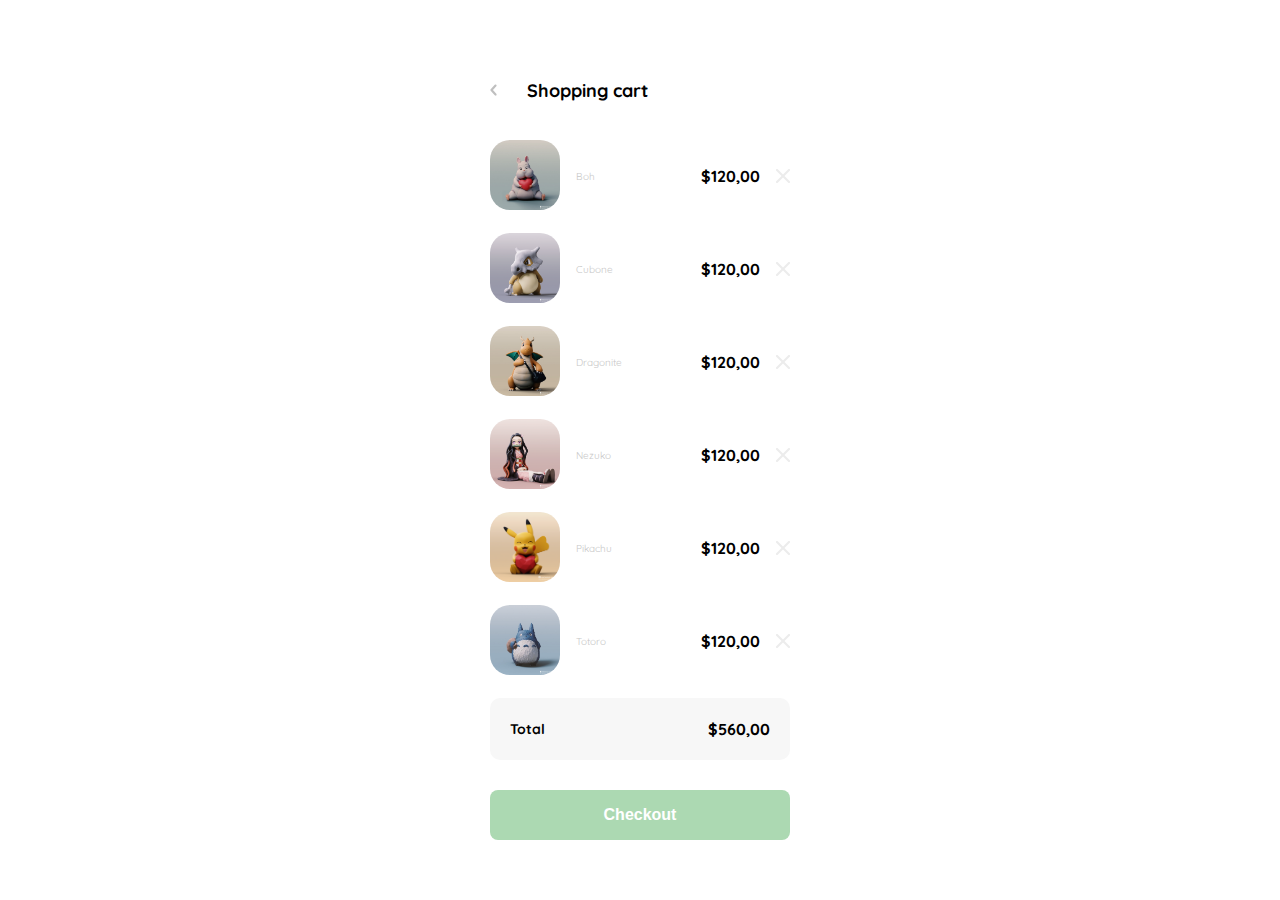
<file: shopping_cart1.html>
<!DOCTYPE html>
<html lang="en">
<head>
    <meta charset="UTF-8">
    <meta http-equiv="X-UA-Compatible" content="IE=edge">
    <meta name="viewport" content="width=device-width, initial-scale=1.0">
    <link rel="stylesheet" href="/assets/styles/styles.css">
    <link rel="stylesheet" href="/assets/styles/shopping_cart1.css">
    <link rel="preconnect" href="https://fonts.googleapis.com"><link rel="preconnect" href="https://fonts.gstatic.com" crossorigin><link href="https://fonts.googleapis.com/css2?family=Quicksand:wght@300;400;500;600;700&display=swap" rel="stylesheet">
    <link rel="shortcut icon" href="/assets/logos/favicon_bota_fora.svg" type="img">
    <title>Shopping cart</title>
</head>
<body>
    <div class="container-fluid"> <!--Toda la página-->
        <aside class="container"> <!--Contenido del Shopping cart-->
            <div class="tittle-container">
                <img src="/assets/icons/flechita.svg" alt="">
                <p class="tittle">Shopping cart</p> <!--Titulo-->
            </div>
            <div class="shopping-cart">
                <figure>
                    <img src="/assets/images/boh.jpeg" alt="boh">
                </figure>
                <p>Boh</p>
                <p>$120,00</p>
                <img src="/assets/icons/icon_close.png" alt="close">
            </div>
            <div class="shopping-cart">
                <figure>
                    <img src="/assets/images/cubone.png" alt="cubone">
                </figure>
                <p>Cubone</p>
                <p>$120,00</p>
                <img src="/assets/icons/icon_close.png" alt="close">
            </div>
            <div class="shopping-cart">
                <figure>
                    <img src="/assets/images/dragonite.jpg" alt="dragonite">
                </figure>
                <p>Dragonite</p>
                <p>$120,00</p>
                <img src="/assets/icons/icon_close.png" alt="close">
            </div>
            <div class="shopping-cart">
                <figure>
                    <img src="/assets/images/nezuko.png" alt="nezuko">
                </figure>
                <p>Nezuko</p>
                <p>$120,00</p>
                <img src="/assets/icons/icon_close.png" alt="close">
            </div>
            <div class="shopping-cart">
                <figure>
                    <img src="/assets/images/pikachu.png" alt="pikachu">
                </figure>
                <p>Pikachu</p>
                <p>$120,00</p>
                <img src="/assets/icons/icon_close.png" alt="close">
            </div>
            <div class="shopping-cart">
                <figure>
                    <img src="/assets/images/totoro.jpeg" alt="totoro">
                </figure>
                <p>Totoro</p>
                <p>$120,00</p>
                <img src="/assets/icons/icon_close.png" alt="close">
            </div>
            <div class="all-shopping-cart">
                <p>    
                    <span>Total</span>
                </p>
                <p>$560,00</p>
            </div>
            <button class="primary-button">Checkout</button>
        </aside>
    </div>
</body>
</html>
</file>
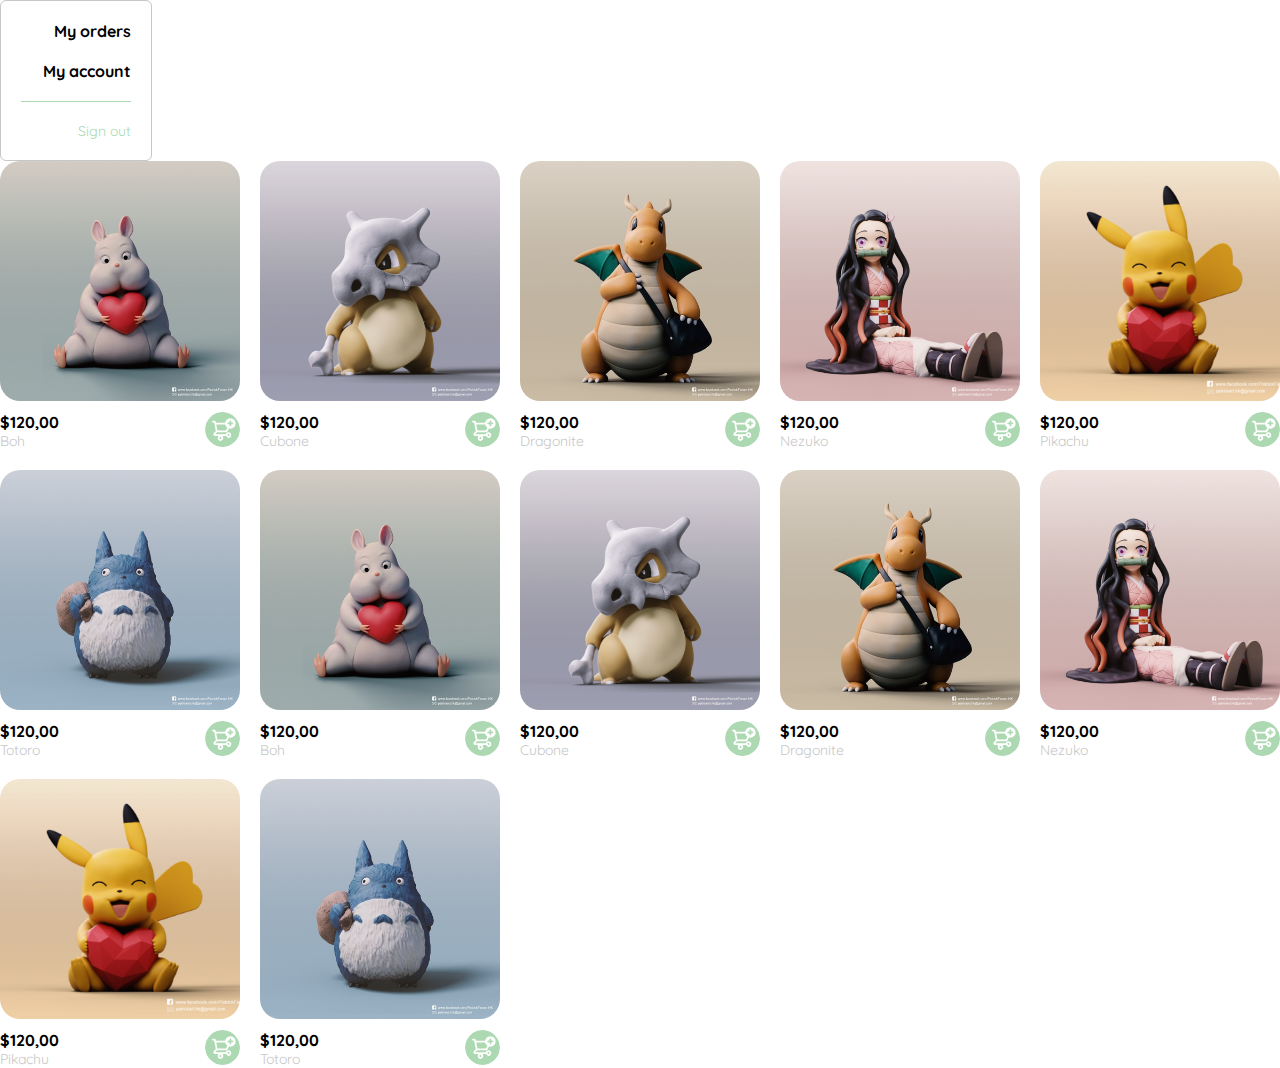
<file: sign_out.html>
<!DOCTYPE html>
<html lang="en">
<head>
    <meta charset="UTF-8">
    <meta http-equiv="X-UA-Compatible" content="IE=edge">
    <meta name="viewport" content="width=device-width, initial-scale=1.0">
    <link rel="stylesheet" href="/assets/styles/styles.css">
    <link rel="stylesheet" href="/assets/styles/sign_out.css">
    <link rel="preconnect" href="https://fonts.googleapis.com"><link rel="preconnect" href="https://fonts.gstatic.com" crossorigin><link href="https://fonts.googleapis.com/css2?family=Quicksand:wght@300;400;500;600;700&display=swap" rel="stylesheet">
    <link rel="shortcut icon" href="/assets/logos/favicon_bota_fora.svg" type="img">
    <title>Yard Sale</title>
</head>
<body>
    <section class="main-container">
        <div class="desktop-main">
            <ul>
                <li><a href="/">My orders</a></li>
                <li><a href="/">My account</a></li>
                <li><a href="/">Sign out</a></li>
            </ul>
        </div>
        <div class="cards-container">
            <div class="product-card">
                <img src="/assets/images/boh.jpeg" alt="boh">
                <div class="product-info">
                    <div>
                        <p>$120,00</p>
                        <p>Boh</p>
                    </div>
                    <figure>
                        <img src="/assets/icons/bt_add_to_cart.svg" alt="">
                    </figure>
                </div>
            </div>
            <div class="product-card">
                <img src="/assets/images/cubone.png" alt="cubone">
                <div class="product-info">
                    <div>
                        <p>$120,00</p>
                        <p>Cubone</p>
                    </div>
                    <figure>
                        <img src="/assets/icons/bt_add_to_cart.svg" alt="">
                    </figure>
                </div>
            </div>
            <div class="product-card">
                <img src="/assets/images/dragonite.jpg" alt="dragonite">
                <div class="product-info">
                    <div>
                        <p>$120,00</p>
                        <p>Dragonite</p>
                    </div>
                    <figure>
                        <img src="/assets/icons/bt_add_to_cart.svg" alt="">
                    </figure>
                </div>
            </div>
            <div class="product-card">
                <img src="/assets/images/nezuko.png" alt="nezuko">
                <div class="product-info">
                    <div>
                        <p>$120,00</p>
                        <p>Nezuko</p>
                    </div>
                    <figure>
                        <img src="/assets/icons/bt_add_to_cart.svg" alt="">
                    </figure>
                </div>
            </div>
            <div class="product-card">
                <img src="/assets/images/pikachu.png" alt="pikachu">
                <div class="product-info">
                    <div>
                        <p>$120,00</p>
                        <p>Pikachu</p>
                    </div>
                    <figure>
                        <img src="/assets/icons/bt_add_to_cart.svg" alt="">
                    </figure>
                </div>
            </div>
            <div class="product-card">
                <img src="/assets/images/totoro.jpeg" alt="totoro">
                <div class="product-info">
                    <div>
                        <p>$120,00</p>
                        <p>Totoro</p>
                    </div>
                    <figure>
                        <img src="/assets/icons/bt_add_to_cart.svg" alt="">
                    </figure>
                </div>
            </div>
            <div class="product-card">
                <img src="/assets/images/boh.jpeg" alt="boh">
                <div class="product-info">
                    <div>
                        <p>$120,00</p>
                        <p>Boh</p>
                    </div>
                    <figure>
                        <img src="/assets/icons/bt_add_to_cart.svg" alt="">
                    </figure>
                </div>
            </div>
            <div class="product-card">
                <img src="/assets/images/cubone.png" alt="cubone">
                <div class="product-info">
                    <div>
                        <p>$120,00</p>
                        <p>Cubone</p>
                    </div>
                    <figure>
                        <img src="/assets/icons/bt_add_to_cart.svg" alt="">
                    </figure>
                </div>
            </div>
            <div class="product-card">
                <img src="/assets/images/dragonite.jpg" alt="dragonite">
                <div class="product-info">
                    <div>
                        <p>$120,00</p>
                        <p>Dragonite</p>
                    </div>
                    <figure>
                        <img src="/assets/icons/bt_add_to_cart.svg" alt="">
                    </figure>
                </div>
            </div>
            <div class="product-card">
                <img src="/assets/images/nezuko.png" alt="nezuko">
                <div class="product-info">
                    <div>
                        <p>$120,00</p>
                        <p>Nezuko</p>
                    </div>
                    <figure>
                        <img src="/assets/icons/bt_add_to_cart.svg" alt="">
                    </figure>
                </div>
            </div>
            <div class="product-card">
                <img src="/assets/images/pikachu.png" alt="pikachu">
                <div class="product-info">
                    <div>
                        <p>$120,00</p>
                        <p>Pikachu</p>
                    </div>
                    <figure>
                        <img src="/assets/icons/bt_add_to_cart.svg" alt="">
                    </figure>
                </div>
            </div>
            <div class="product-card">
                <img src="/assets/images/totoro.jpeg" alt="totoro">
                <div class="product-info">
                    <div>
                        <p>$120,00</p>
                        <p>Totoro</p>
                    </div>
                    <figure>
                        <img src="/assets/icons/bt_add_to_cart.svg" alt="">
                    </figure>
                </div>
            </div>
        </div>
    </section>
</body>
</html>
</file>
<file: assets/styles/styles.css>
:root {
    --white: #FFFFFF;
    --black: #000000;
    --very-light-pink: #C7C7C7;
    --text-input-field: #F7F7F7;
    --hospital-green: #ACD9B2;
    --sm: 14px;
    --md: 16px;
    --lg: 18px;
    --card-size: 240px;
    --icon-size: 35px;
    --shopping-card-size: 50px;
}

html {
    font-size: calc((100% * 10) / 16);
}

body {
    font-family: 'Quicksand', sans-serif;
    margin: 0;
}
</file>
<file: assets/styles/index.css>
.cards-container {
    display: grid;
    grid-template-columns: repeat(auto-fill,var(--card-size));
    gap: 20px; /*Agregar espacio entres las grid*/
    place-content: center; /*Centrar el contenido de la grid*/
}

.product-card {
    width: var(--card-size);
}

.product-card img {
    width: var(--card-size);
    height: var(--card-size);
    border-radius: 20px;
    object-fit: cover; /*La imagen va a conservar su tamaño*/
}

.product-info {
    display: flex;
    justify-content: space-between;
    align-items: center;
    margin-top: 8px;
}

.product-info div p {
    margin: 0 0 0 0;
}

.product-info div p:nth-child(1){
   font-weight: bold;
   font-size: var(--md);
}

.product-info div p:nth-child(2){
    font-size: var(--sm);
    color: var(--very-light-pink);
 }

.product-info figure {
    margin: 0;
}

.product-info figure img {
    width: var(--icon-size);
    height: var(--icon-size);
}

/*Mobile*/
@media (max-width: 640px){
    :root {
        --card-size: 140px;
    }

    .cards-container {
        display: grid;
        grid-template-columns: repeat(auto-fill,var(--card-size));
    }

    .product-card {
        width: var(--card-size);
    }
    
    .product-card img {
        width: var(--card-size);
        height: var(--card-size);
        border-radius: 20px;
        object-fit: cover; /*La imagen va a conservar su tamaño*/
    }
}
</file>
<file: assets/styles/create_account.css>
.login {
    width: 100%;
    height: 100vh;
    display: grid;
    place-items: center;
}

.form-container {
    display: grid;
    grid-template-rows: auto 1fr auto;
    width: 300px;
}

.title {
    font-size: var(--lg);
    margin-bottom: 50px;
}

.form {
    display: flex;
    flex-direction: column;
}

.form div{
    display: flex;
    flex-direction: column;
}

.label {
    font-size: var(--sm);
    font-weight: bold;
    margin-bottom: 4px;
}

.input {
    background-color: var(--text-input-field);
    border: none;
    border-radius: 8px;
    height: 30px;
    font-size: var(--md);
    padding: 6px;
    margin-bottom: 20px;
}

.primary-button {
    background-color: var(--hospital-green);
    border-radius: 8px;
    border: none;
    color: var(--white);
    width: 100%;
    cursor: pointer;
    font-size: var(--md);
    font-weight: bold;
    height: 50px;
}

.login-button {
    margin-top: 14px;
    margin-bottom: 30px;
}

/*Mobile*/
@media (max-width: 640px){
    .form-container {
        height: 100%;
    }
    .form {
        height: 100%;
        justify-content: space-between;
    }
}
</file>
<file: assets/styles/jsstyles.css>
/*Generales*/
:root {
    --white: #FFFFFF;
    --black: #000000;
    --very-light-pink: #C7C7C7;
    --text-input-field: #F7F7F7;
    --hospital-green: #ACD9B2;
    --sm: 14px;
    --md: 16px;
    --lg: 18px;
    --card-size: 170px;
    --icon-size: 35px;
    --shopping-card-size: 50px;
}
html {
    font-size: calc((100% * 10) / 16);
}
body {
    font-family: 'Quicksand', sans-serif;
    margin: 0;
}
.primary-button {
    background-color: var(--hospital-green);
    border-radius: 8px;
    border: none;
    color: var(--white);
    width: 100%;
    cursor: pointer;
    font-size: var(--md);
    font-weight: bold;
    height: 50px;
}

/*Navbar*/
nav {
    display: flex;
    justify-content: space-between;
    height: 50px;
    padding: 0 30px;
    border-bottom: 1px solid var(--text-input-field);
}
.navbar-left {
    display: flex;
    align-items: center; 
}
.navbar-left .logo {
    width: 100px;
}
.navbar-left ul {
    list-style: none;
    display: flex;
    align-items: center;
    margin-left: 30px;
}
.navbar-left ul li a {
    text-decoration: none;
    color: var(--very-light-pink);
    padding: 2px 6px;
    font-size: var(--md);
}
.navbar-left ul li a:hover {
    color: var(--hospital-green);
    border: 1px solid var(--hospital-green);
    border-radius: 5px;
}
.navbar-right {
    display: flex;
    align-items: center;
}
.navbar-right .navbar-email {
    font-size: var(--sm);
    margin-right: 20px;
    cursor: pointer;
}
.navbar-right .navbar-shopping-cart {
    position: relative;
    cursor: pointer;
}
.navbar-right .navbar-shopping-cart .cont {
    position: absolute;
    top: -10px;
    right: -1px;
    width: 10px;
    height: 10px;
    background-color: var(--hospital-green);
    border-radius: 50%;
    font-size: 8px;
    font-weight: bold;
    display: flex;
    justify-content: center;
    align-items: center;
}

/*Desktop Mian*/
.desktop-main {
    position: absolute;
    top: 50px;
    right: 20px;
    background: var(--white);
    width: 150px;
    height: auto;
    border: 1px solid var(--very-light-pink);
    border-radius: 6px;
}
.desktop-main ul {
    list-style: none;
    margin: 0;
    padding: 20px;
}
.desktop-main ul li {
    text-align: end;
    font-weight: bold;
}
.desktop-main ul li:not(:last-child) {
    margin-bottom: 20px;
}
.desktop-main ul li:last-child {
    padding-top: 20px;
    border-top: 1px solid var(--hospital-green);
    font-weight: normal;
}
.desktop-main ul li:last-child a {
    color: var(--hospital-green);
    font-size: var(--sm);
}
.desktop-main ul li a {
    color: var(--back);
    text-decoration: none;
    font-size: var(--md);
}

/*Mobile Main*/
.mobile-main {
    position: absolute;
    top: 50px;
    padding: 25px;
    background-color: var(--white);
    /*display: flex;*/
    /*flex-direction: column;*/
}
.mobile-main h1 {
    font-size: var(--md);
    padding: 0;
    margin: 0 0 20px 0;
}
.mobile-main ul {
    list-style: none;
    padding: 0;
    margin: 0;
}
.mobile-main ul:nth-child(2) {
    border-top: 1px solid var(--very-light-pink);
    padding-top: 20px;
    padding-bottom: 70px;
}
.mobile-main ul:last-child {
    position: absolute;
    bottom: 20px;
}
.mobile-main ul:last-child a {
    font-weight: normal;
    font-size: var(--sm);
    margin-bottom: 15px;
}
.mobile-main ul:last-child .sign-out {
    color: var(--hospital-green);
}
.mobile-main a {
    text-decoration: none;
    color: var(--back);
    font-weight: bold;
    font-size: var(--md);
    margin-bottom: 20px;
    display: inline-block;
}

/*Shopping Cart*/
.shopping-cart {
    background-color: var(--white);
    display: grid;
    grid-template-rows: auto 1fr auto;
    width: 300px;
}
.shopping-cart-header {
    display: flex;
    align-items: center;
    margin-bottom: 20px;
}
.shopping-cart-header img {
    transform: rotate(180deg);
    margin-right: 30px;
}
.shopping-cart-header .tittle {
    font-size: var(--lg);
    font-weight: bold;
}
.shopping-cart-card {
    display: grid;
    grid-template-columns: auto 1fr auto auto;
    gap: 16px;
    align-items: center;
    margin-bottom: 20px;
}
.shopping-cart-card figure {
    margin: 0;
}
.shopping-cart-card figure img {
    width: 70px;
    height: 70px;
    border-radius: 20px;
    object-fit: cover;
}
.shopping-cart-card p:nth-child(2) {
    color: var(--very-light-pink);
}
.shopping-cart-card p:nth-child(3) {
    font-size: var(--md);
    font-weight: bold;
}
.shopping-cart-all {
    display: grid;
    grid-template-columns: auto 1fr;
    align-items: center;
    background-color: var(--text-input-field);
    border-radius: 10px;
    padding: 5px 20px 5px 20px;
    margin-bottom: 30px;
}
.shopping-cart-all p:nth-child(1) {
    display: flex;
    flex-direction: column;
}
.shopping-cart-all p span:nth-child(1) {
    font-size: var(--sm);
    font-weight: bold;
}
.shopping-cart-all p:nth-child(2) {
    text-align: end;
    font-size: var(--md);
    font-weight: bold;
}

/*Section Products*/
.product-container {
    display: grid;
    grid-template-columns: repeat(auto-fill,var(--card-size));
    gap: 20px; /*Agregar espacio entres las grid*/
    place-content: center; /*Centrar el contenido de la grid*/
}
.product-card {
    width: var(--card-size);
}
.product-card img {
    width: var(--card-size);
    height: var(--card-size);
    border-radius: 20px;
    object-fit: cover; /*La imagen va a conservar su tamaño*/
}
.product-info {
    display: flex;
    justify-content: space-between;
    align-items: center;
    margin-top: 8px;
}
.product-info div p {
    margin: 0 0 0 0;
}
.product-info div p:nth-child(1){
   font-weight: bold;
   font-size: var(--md);
}
.product-info div p:nth-child(2){
    font-size: var(--sm);
    color: var(--very-light-pink);
 }
.product-info figure {
    margin: 0;
}
.product-info figure img {
    width: var(--icon-size);
    height: var(--icon-size);
}

/*Inactive*/
.inactive {
    display: none;
}

/* Media Queries: Mobile*/
@media (max-width: 640px) {
    /*General*/
    :root {
        --card-size: 140px;
    }

    /*Inactive*/
    .inactive-mobile {
        display: none;
    }
    .navbar-left ul {
        display: none;
    }

    /*Main Burguer*/
    .burguer-main {
        display: block;
        padding-top: 10px;
        padding-bottom: 10px;
    }
    
    /*Shopping Cart*/
    .shopping-cart {
        padding: 0 10% 0 10%;
        width: 80%;
    }
    .shopping-cart-header .tittle {
        text-align: center;
     }

    /*Section Products*/
    .product-container {
        display: grid;
        grid-template-columns: repeat(auto-fill,var(--card-size));
    }
    .product-card {
        width: var(--card-size);
    }
    .product-card img {
        width: var(--card-size);
        height: var(--card-size);
        border-radius: 20px;
        object-fit: cover; /*La imagen va a conservar su tamaño*/
    }
}

/* Media Queries: Desktop*/
@media (min-width: 641px) {
    .inactive-desktop {
        display: none;
    }
    .shopping-cart {
        position: absolute;
        top: 40px;
        right: 20px;
    }
}
</file>
<file: assets/styles/login.css>
.login {
    width: 100%;
    height: 100vh;
    display: grid;
    place-items: center;
}

.form-container {
    display: grid;
    grid-template-rows: auto 1fr auto;
    width: 300px;
}

.logo {
    width: 150px;
    margin-bottom: 48px;
    justify-self: center;
    display: none;
}

.form {
    display: flex;
    flex-direction: column;
    margin-bottom: 50px;
}

.form a {
    color: var(--hospital-green);
    font-size: var(--sm);
    text-align: center;
    text-decoration: none;
}

.label {
    font-size: var(--sm);
    font-weight: bold;
    margin-bottom: 4px;
}

.input {
    background-color: var(--text-input-field);
    border: none;
    border-radius: 8px;
    height: 30px;
    font-size: var(--md);
    padding: 6px;
    margin-bottom: 12px;
}

.input-email {
    margin-bottom: 22px;
}

.primary-button {
    background-color: var(--hospital-green);
    border-radius: 8px;
    border: none;
    color: var(--white);
    width: 100%;
    cursor: pointer;
    font-size: var(--md);
    font-weight: bold;
    height: 50px;
}

.login-button {
    margin-top: 14px;
    margin-bottom: 30px;
}

.secondary-button {
    background-color: var(--white);
    border-radius: 8px;
    border: 1px solid var(--hospital-green);
    color: var(--hospital-green);
    width: 100%;
    cursor: pointer;
    font-size: var(--md);
    font-weight: bold;
    height: 50px;
}

/*Mobile*/
@media (max-width: 640px){
    .logo {
        display: block;
    }
    .secondary-button {
        position: absolute;
        bottom: 30px;
        width: inherit;
    }
}
</file>
<file: assets/styles/main2.css>
.mobile-main {
    padding: 25px;
    display: flex;
    flex-direction: column;
}

.mobile-main ul {
    list-style: none;
    padding: 0;
    margin: 0;
}

.mobile-main ul:nth-child(2) {
    border-top: 1px solid var(--very-light-pink);
    padding-top: 20px;
}

.mobile-main ul:last-child {
   position: absolute;
   bottom: 30px;
}

.mobile-main h1 {
    font-size: var(--md);
    padding: 0;
    margin: 0 0 20px 0;
}

.mobile-main a {
    text-decoration: none;
    color: var(--back);
    font-weight: bold;
    font-size: var(--md);
    margin-bottom: 20px;
    display: inline-block;
}

.mobile-main ul:last-child a {
    font-weight: normal;
    font-size: var(--sm);
    margin-bottom: 3px;
}

.mobile-main .sign-out {
    color: var(--hospital-green);
}
</file>
<file: assets/styles/my_account.css>
.login {
    width: 100%;
    height: 100vh;
    display: grid;
    place-items: center;
}

.form-container {
    display: grid;
    grid-template-rows: auto 1fr auto;
    width: 300px;
}

.title {
    font-size: var(--lg);
    margin-bottom: 50px;
}

.form {
    display: flex;
    flex-direction: column;
}

.form div{
    display: flex;
    flex-direction: column;
}

.label {
    font-size: var(--sm);
    font-weight: bold;
    margin-bottom: 4px;
}

.value {
    color: var(--very-light-pink);
    font-size: var(--md);
    margin: 5px 0 32px 0;
}

.secondary-button {
    background-color: var(--white);
    border-radius: 8px;
    border: 1px solid var(--hospital-green);
    color: var(--hospital-green);
    width: 100%;
    cursor: pointer;
    font-size: var(--md);
    font-weight: bold;
    height: 50px;
}

.login-button {
    margin-top: 14px;
    margin-bottom: 30px;
}

/*Mobile*/
@media (max-width: 640px){
    .form-container {
        height: 100%;
    }
    .form {
        height: 100%;
        justify-content: space-between;
    }
}
</file>
<file: assets/styles/my_order.css>
.container-fluid {
    width: 100%;
    height: 100vh;
    display: grid;
    place-items: center;
}

.tittle {
    font-size: var(--lg);
    margin-bottom: 40px;
}

.container {
    display: grid;
    grid-template-rows: auto 1fr auto;
    width: 300px;
}

.my-order {
    display: grid;
    grid-template-columns: auto 1fr;
    align-items: center;
    background-color: var(--text-input-field);
    border-radius: 10px;
    padding: 5px 20px 5px 20px;
    margin-bottom: 30px;
}

.my-order p:nth-child(1) {
    display: flex;
    flex-direction: column;
}

.my-order p span:nth-child(1) {
    font-size: var(--md);
    font-weight: bold;
}

.my-order p span:nth-child(2) {
    font-size: var(--sm);
    color: var(--very-light-pink);
}

.my-order p:nth-child(2) {
    text-align: end;
    font-size: var(--md);
    font-weight: bold;
}

.shopping-card {
    display: grid;
    grid-template-columns: auto 1fr auto auto;
    gap: 16px;
    align-items: center;
    margin-bottom: 20px;
}

.shopping-card figure {
    margin: 0;
}

.shopping-card figure img {
    width: 70px;
    height: 70px;
    border-radius: 20px;
    object-fit: cover;
}

.shopping-card p:nth-child(2) {
    color: var(--very-light-pink);
}

.shopping-card p:nth-child(3) {
    font-size: var(--md);
    font-weight: bold;
}
</file>
<file: assets/styles/my_orders.css>
.container-fluid {
    width: 100%;
    height: 100vh;
    display: grid;
    place-items: center;
}

.tittle {
    font-size: var(--lg);
    margin-bottom: 40px;
}

.container {
    display: grid;
    grid-template-rows: auto 1fr auto;
    width: 300px;
}

.my-order {
    display: grid;
    grid-template-columns: auto 1fr auto;
    align-items: center;
}

.my-order p:nth-child(1) {
    display: flex;
    flex-direction: column;
}

.my-order p span:nth-child(1) {
    font-size: var(--md);
    font-weight: bold;
}

.my-order p span:nth-child(2) {
    font-size: var(--sm);
    color: var(--very-light-pink);
}

.my-order p:nth-child(2) {
    text-align: end;
    font-size: var(--md);
    font-weight: bold;
}

.my-order img {
    text-align: end;
    padding-left: 20px;
    cursor: pointer;
}
</file>
<file: assets/styles/navbar.css>
nav {
    display: flex;
    justify-content: space-between;
    height: 50px;
    padding: 0 30px;
    border-bottom: 1px solid var(--text-input-field);
}

.main {
    display: none;
}

.navbar-left {
    display: flex;
    align-items: center; 
}

.navbar-left .logo {
    width: 100px;
}

.navbar-left ul {
    list-style: none;
    display: flex;
    align-items: center;
    margin-left: 30px;
}

.navbar-left ul li a {
    text-decoration: none;
    color: var(--very-light-pink);
    padding: 2px 6px;
    font-size: var(--md);
}

.navbar-left ul li a:hover {
    color: var(--hospital-green);
    border: 1px solid var(--hospital-green);
    border-radius: 5px;
}

.navbar-right {
    display: flex;
    align-items: center;
}

.navbar-right .navbar-email {
    font-size: var(--sm);
    margin-right: 20px;
}

.navbar-right .navbar-shopping-cart {
    position: relative;
}

.navbar-right .navbar-shopping-cart .cont {
    position: absolute;
    top: -10px;
    right: -1px;
    width: 10px;
    height: 10px;
    background-color: var(--hospital-green);
    border-radius: 50%;
    font-size: 8px;
    font-weight: bold;
    display: flex;
    justify-content: center;
    align-items: center;
}

/*Mobile*/
@media (max-width: 640px) {
    .main {
        display: block;
        padding-top: 10px;
        padding-bottom: 10px;
    }
    .navbar-left ul {
        display: none;
    }
    .navbar-right .navbar-email {
        display: none;
    }
}
</file>
<file: assets/styles/new_password.css>
.login {
    width: 100%;
    height: 100vh;
    display: grid;
    place-items: center;
}

.form-container {
    display: grid;
    grid-template-rows: auto 1fr auto;
    width: 300px;
}

.logo {
    width: 150px;
    margin-bottom: 48px;
    justify-self: center;
    display: none;
}

.title {
    font-size: var(--lg);
    margin-bottom: 12px;;
    text-align: center;
}

.subtitle {
    color: var(--very-light-pink);
    font-size: var(--md);
    font-weight: 300;
    margin-top: 0;
    margin-bottom: 32px;
    text-align: center;;
}

.form {
    display: flex;
    flex-direction: column;
}

.label {
    font-size: var(--sm);
    font-weight: bold;
    margin-bottom: 4px;
}

.input {
    background-color: var(--text-input-field);
    border: none;
    border-radius: 8px;
    height: 30px;
    font-size: var(--md);
    padding: 6px;
    margin-bottom: 12px;
}

.primary-button {
    background-color: var(--hospital-green);
    border-radius: 8px;
    border: none;
    color: var(--white);
    width: 100%;
    cursor: pointer;
    font-size: var(--md);
    font-weight: bold;
    height: 50px;
}

.login-button {
    margin-top: 14px;
    margin-bottom: 30px;
}

/*Mobile*/
@media (max-width: 640px){
    .logo {
        display: block;
    }
}
</file>
<file: assets/styles/password_recovery2.css>
.login {
    width: 100%;
    height: 100vh;
    display: grid;
    place-items: center;
}

.form-container {
    display: grid;
    grid-template-rows: auto 1fr auto;
    width: 300px;
    justify-items: center;
}

.logo {
    width: 150px;
    margin-bottom: 48px;
    justify-self: center;
    display: none;
}

.title {
    font-size: var(--lg);
    margin-bottom: 12px;;
    text-align: center;
}

.subtitle {
    color: var(--very-light-pink);
    font-size: var(--md);
    font-weight: 300;
    margin-top: 0;
    margin-bottom: 32px;
    text-align: center;;
}

.email-image {
    width: 132px;
    height: 132px;
    border-radius: 50%;
    background-color: var(--text-input-field);
    display: flex;
    justify-content: center;
    align-items: center;
    margin-bottom: 20px;
}

.email-image img {
    width: 80px;
}

.primary-button {
    background-color: var(--hospital-green);
    border-radius: 8px;
    border: none;
    color: var(--white);
    width: 100%;
    cursor: pointer;
    font-size: var(--md);
    font-weight: bold;
    height: 50px;
}

.login-button {
    margin-top: 14px;
    margin-bottom: 30px;
}

.resend {
    font-size: var(--sm);
}

.resend span {
    color: var(--very-light-pink);
}

.resend a {
    color: var(--hospital-green);
    text-decoration: none;
}

/*Mobile*/
@media (max-width: 640px){
    .logo {
        display: block;
    }
}
</file>
<file: assets/styles/product_details.css>
.product-details {
    width: 360px;
    padding-bottom: 20px;
    position: absolute;
    right: 0;
}

.product-details > img:nth-child(1) {
    position: absolute;
    top: 12px;
    left: 12px;
    background-color: var(--white);
    border-radius: 50%;
    padding: 5px;
    cursor: pointer;
}

.product-details > img:nth-child(2) {
    width: 100%;
    height: 360px;
    object-fit: cover;
    border-radius: 0 0 20px 20px;
}

.points {
    display: flex;
    justify-content: center;
  }

.points > li {
    background: var(--very-light-pink);
    width: 8px;
    height: 8px;
    margin: 8px 6px;
    border-radius: 50%;
    list-style-type: none;
    cursor: pointer;
}

.points > .active {
    background: var(--hospital-green);
}

.points > li:hover {
    background: var(--hospital-green);
}

.product-info {
    margin: 0 15px;
}

.product-info p {
    margin: 0;
}

.product-info p:nth-child(1) {
    font-weight: bold;
    font-size: var(--md);
    margin: 15px 0 5px 0;
}

.product-info p:nth-child(2) {
    color: var(--very-light-pink);
    font-size: var(--md);
    margin: 0px 0 20px 0;
}

.product-info p:nth-child(3) {
    color: var(--very-light-pink);
    font-size: var(--sm);
    text-align: justify;
    margin: 0px 0 50px 0;
}

.primary-button {
    background-color: var(--hospital-green);
    border-radius: 8px;
    border: none;
    color: var(--white);
    width: 100%;
    cursor: pointer;
    font-size: var(--md);
    font-weight: bold;
    height: 50px;
}

.add-to-cart-button {
    display: flex;
    align-items: center;
    justify-content: center;
}

@media (max-width: 640px) {
    .product-details {
        width: 100%;
    }
}
</file>
<file: assets/styles/shopping_cart1.css>
.container-fluid {
    width: 100%;
    height: 100vh;
    display: grid;
    place-items: center;
}

.tittle-container {
    display: flex;
    align-items: center;
    margin-bottom: 20px;
}

.tittle-container img {
    transform: rotate(180deg);
    margin-right: 30px;
}

.tittle {
    font-size: var(--lg);
    font-weight: bold;
}

.container {
    display: grid;
    grid-template-rows: auto 1fr auto;
    width: 300px;
}

.all-shopping-cart {
    display: grid;
    grid-template-columns: auto 1fr;
    align-items: center;
    background-color: var(--text-input-field);
    border-radius: 10px;
    padding: 5px 20px 5px 20px;
    margin-bottom: 30px;
}

.all-shopping-cart p:nth-child(1) {
    display: flex;
    flex-direction: column;
}

.all-shopping-cart p span:nth-child(1) {
    font-size: var(--sm);
    font-weight: bold;
}

.all-shopping-cart p:nth-child(2) {
    text-align: end;
    font-size: var(--md);
    font-weight: bold;
}

.shopping-cart {
    display: grid;
    grid-template-columns: auto 1fr auto auto;
    gap: 16px;
    align-items: center;
    margin-bottom: 20px;
}

.shopping-cart figure {
    margin: 0;
}

.shopping-cart figure img {
    width: 70px;
    height: 70px;
    border-radius: 20px;
    object-fit: cover;
}

.shopping-cart p:nth-child(2) {
    color: var(--very-light-pink);
}

.shopping-cart p:nth-child(3) {
    font-size: var(--md);
    font-weight: bold;
}

.primary-button {
    background-color: var(--hospital-green);
    border-radius: 8px;
    border: none;
    color: var(--white);
    width: 100%;
    cursor: pointer;
    font-size: var(--md);
    font-weight: bold;
    height: 50px;
}

@media (max-width: 640px) {
    .tittle {
       text-align: center;
    }
}
</file>
<file: assets/styles/sign_out.css>
.desktop-main {
    width: 150px;
    height: auto;
    border: 1px solid var(--very-light-pink);
    border-radius: 6px;
}

.desktop-main ul {
    list-style: none;
    margin: 0;
    padding: 20px;
}

.desktop-main ul li {
    text-align: end;
    font-weight: bold;
}

.desktop-main ul li:not(:last-child) {
    margin-bottom: 20px;
}

.desktop-main ul li:last-child {
    padding-top: 20px;
    border-top: 1px solid var(--hospital-green);
    font-weight: normal;
}

.desktop-main ul li:last-child a {
    color: var(--hospital-green);
    font-size: var(--sm);
}

.desktop-main ul li a {
    color: var(--back);
    text-decoration: none;
    font-size: var(--md);
}

.cards-container {
    display: grid;
    grid-template-columns: repeat(auto-fill,var(--card-size));
    gap: 20px; /*Agregar espacio entres las grid*/
    place-content: center; /*Centrar el contenido de la grid*/
}

.product-card {
    width: var(--card-size);
}

.product-card img {
    width: var(--card-size);
    height: var(--card-size);
    border-radius: 20px;
    object-fit: cover; /*La imagen va a conservar su tamaño*/
}

.product-info {
    display: flex;
    justify-content: space-between;
    align-items: center;
    margin-top: 8px;
}

.product-info div p {
    margin: 0 0 0 0;
}

.product-info div p:nth-child(1){
   font-weight: bold;
   font-size: var(--md);
}

.product-info div p:nth-child(2){
    font-size: var(--sm);
    color: var(--very-light-pink);
 }

.product-info figure {
    margin: 0;
}

.product-info figure img {
    width: var(--icon-size);
    height: var(--icon-size);
}

/*Mobile*/
@media (max-width: 640px){
    :root {
        --card-size: 140px;
    }

    .cards-container {
        display: grid;
        grid-template-columns: repeat(auto-fill,var(--card-size));
    }

    .product-card {
        width: var(--card-size);
    }
    
    .product-card img {
        width: var(--card-size);
        height: var(--card-size);
        border-radius: 20px;
        object-fit: cover; /*La imagen va a conservar su tamaño*/
    }
}
</file>
